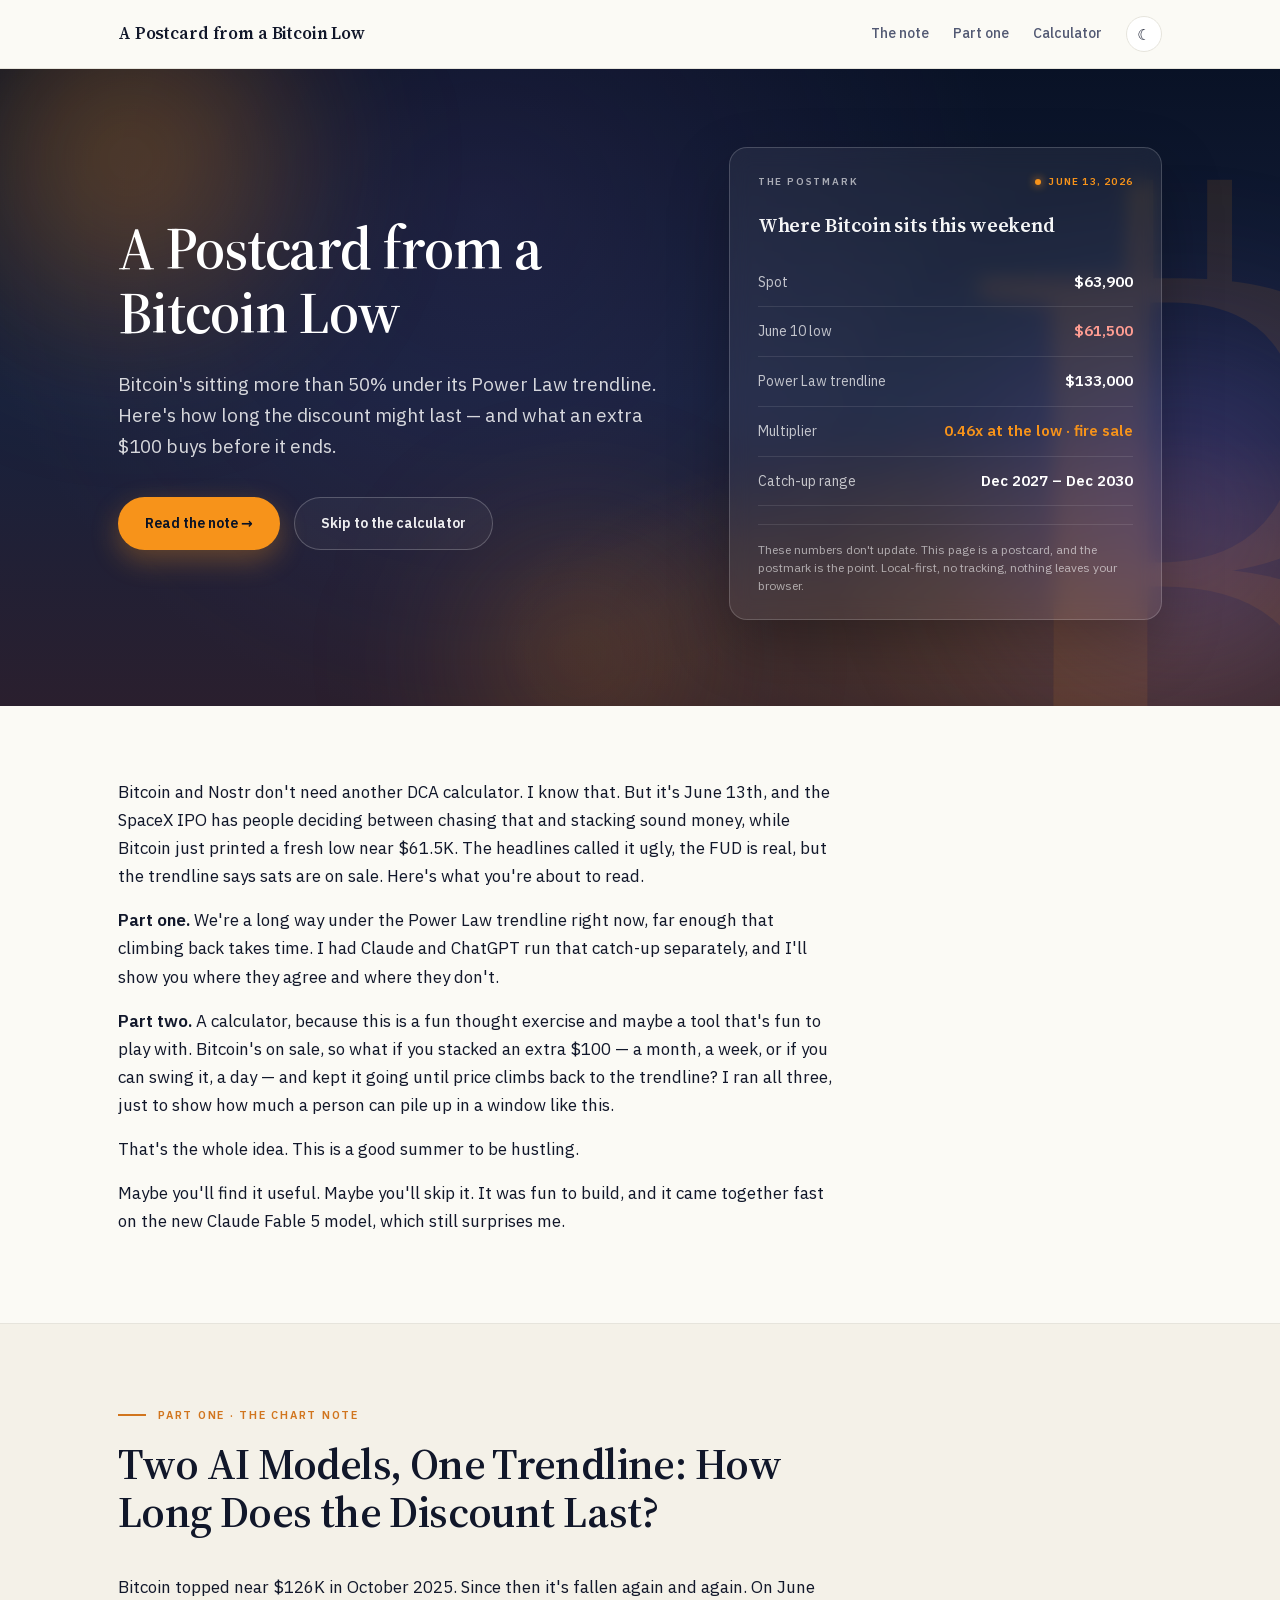
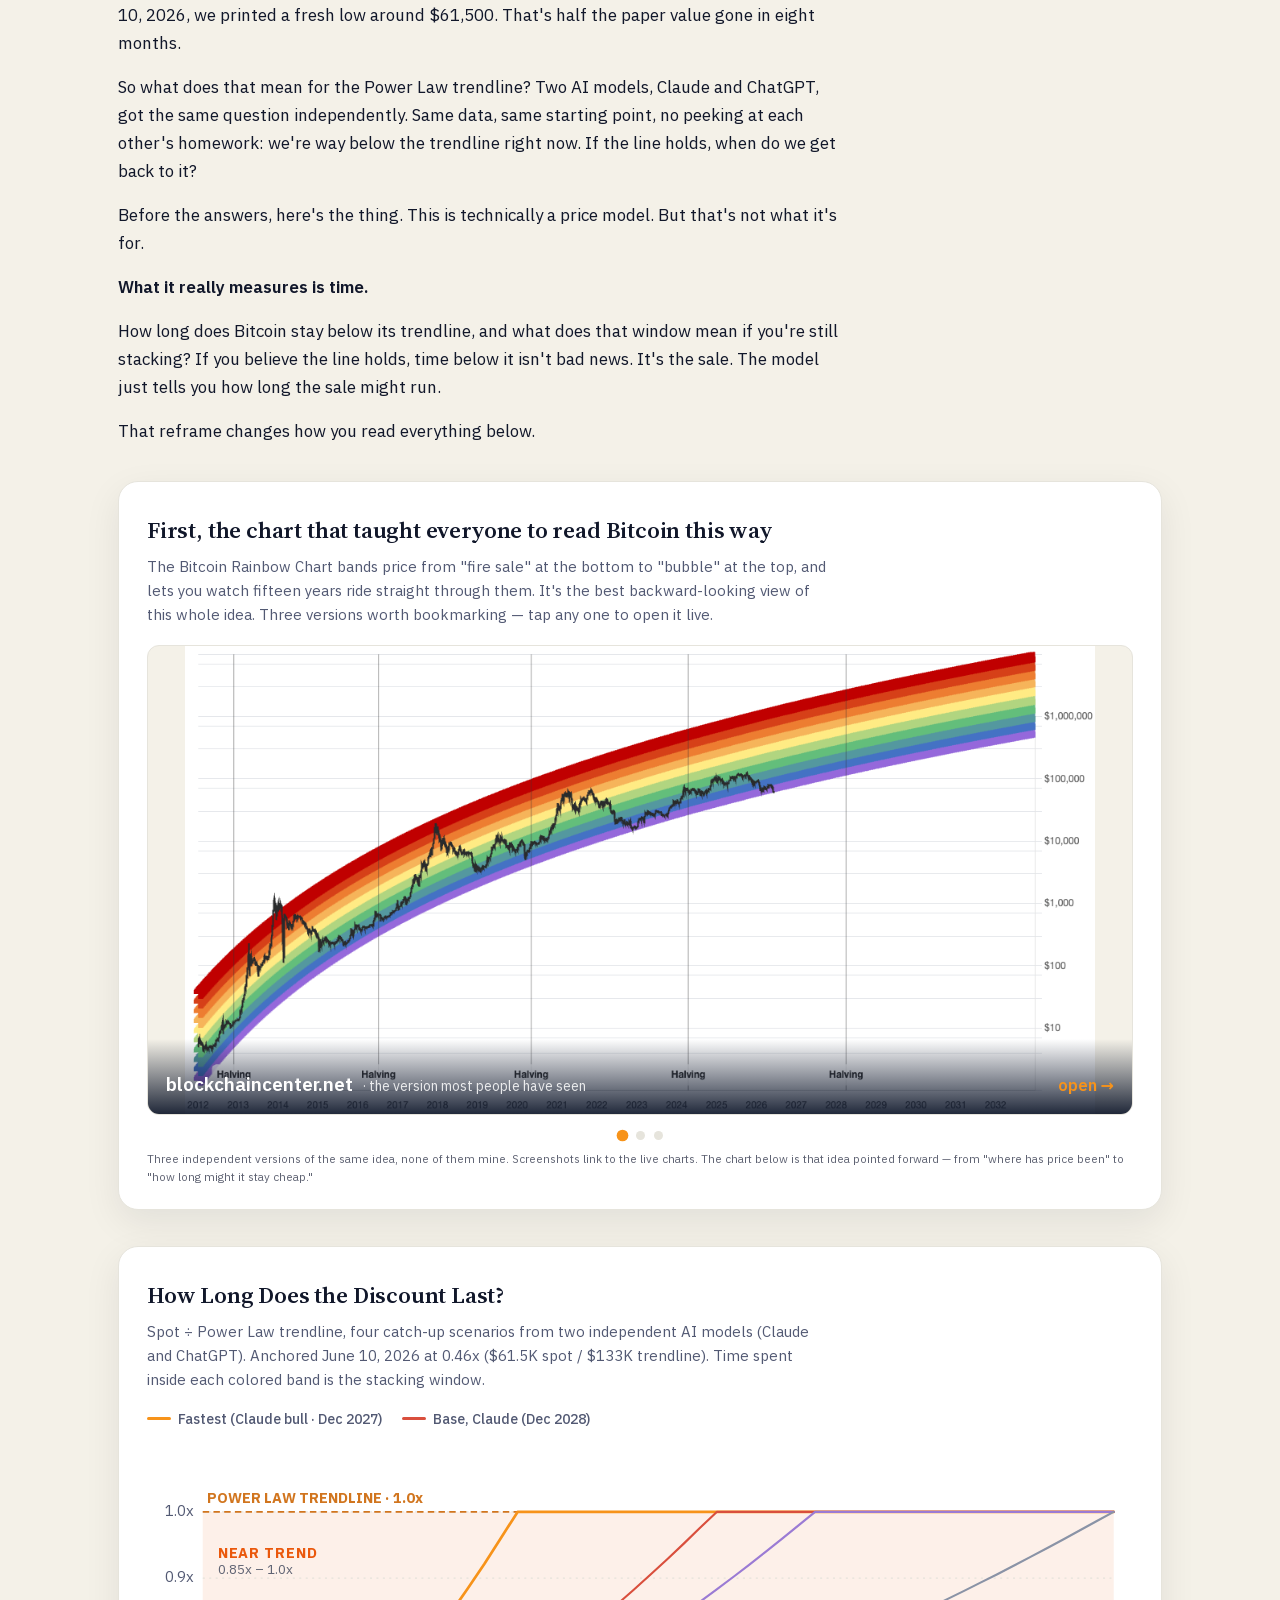
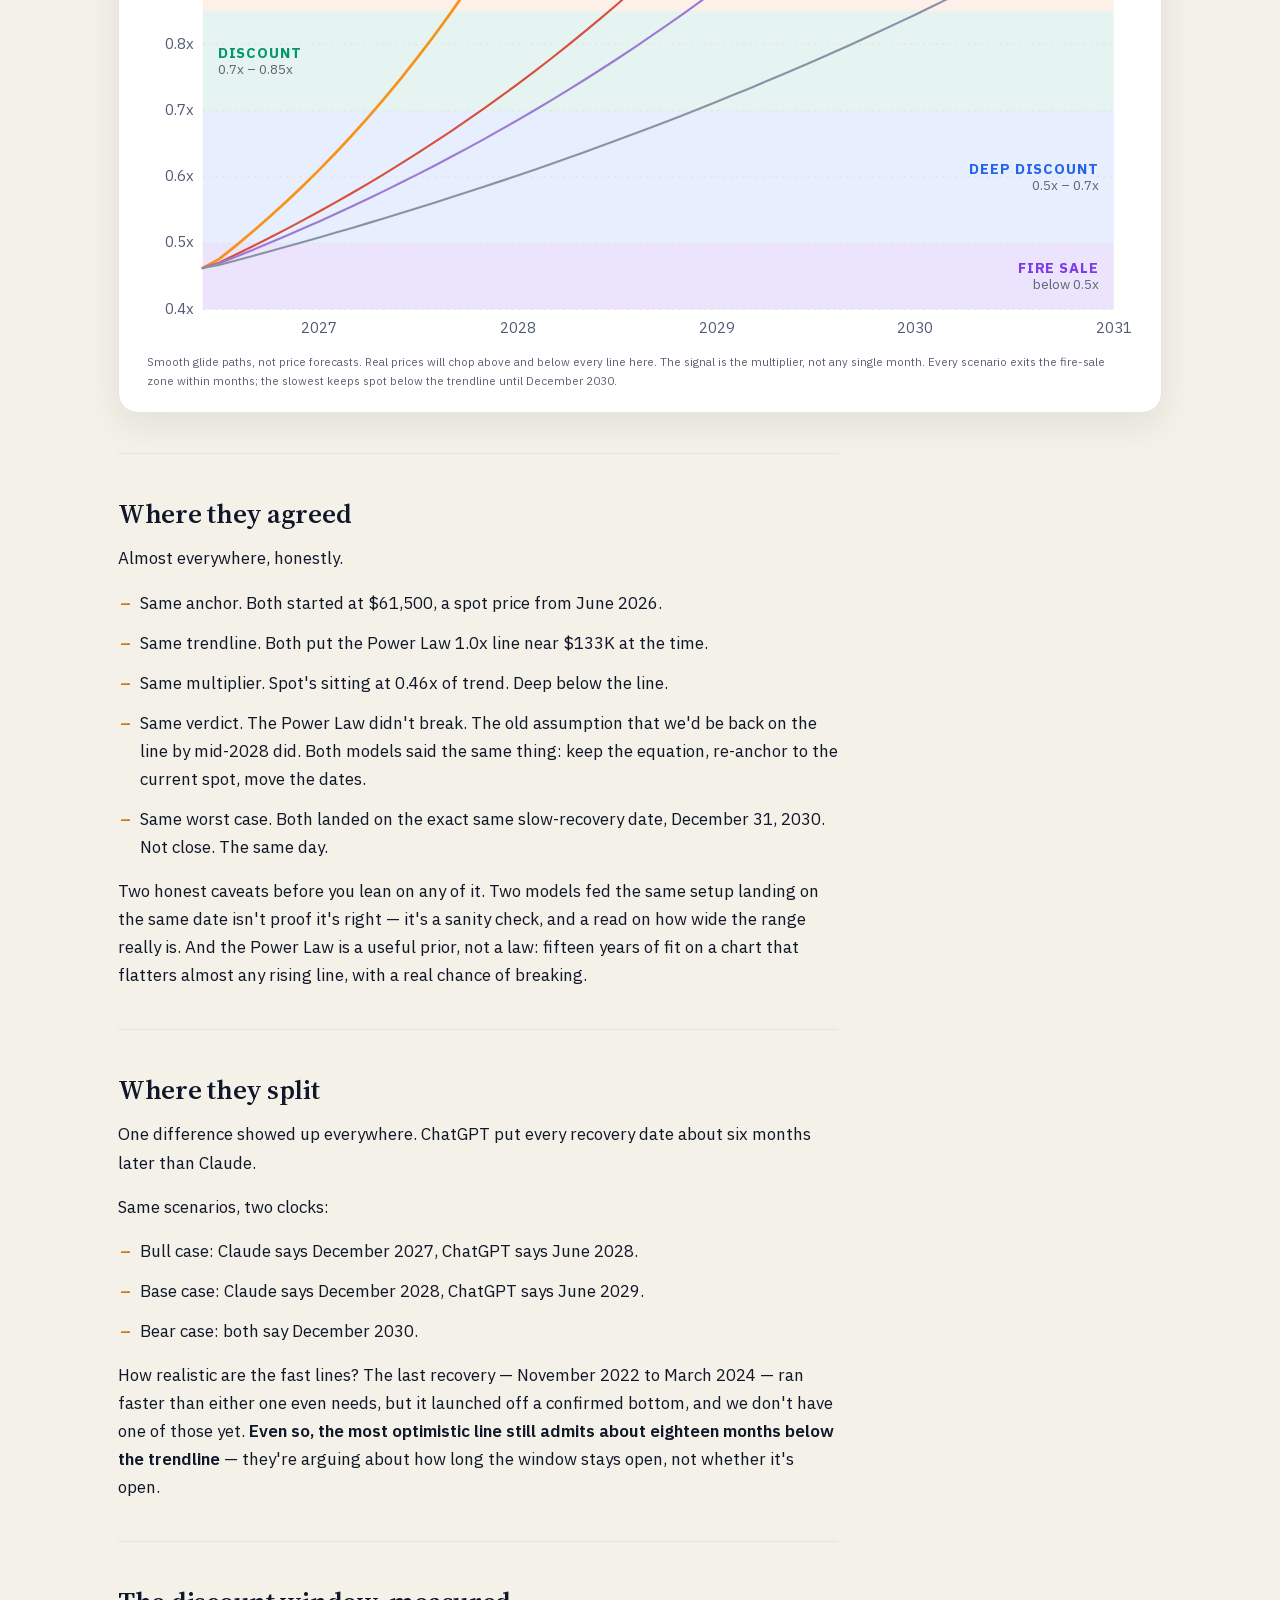
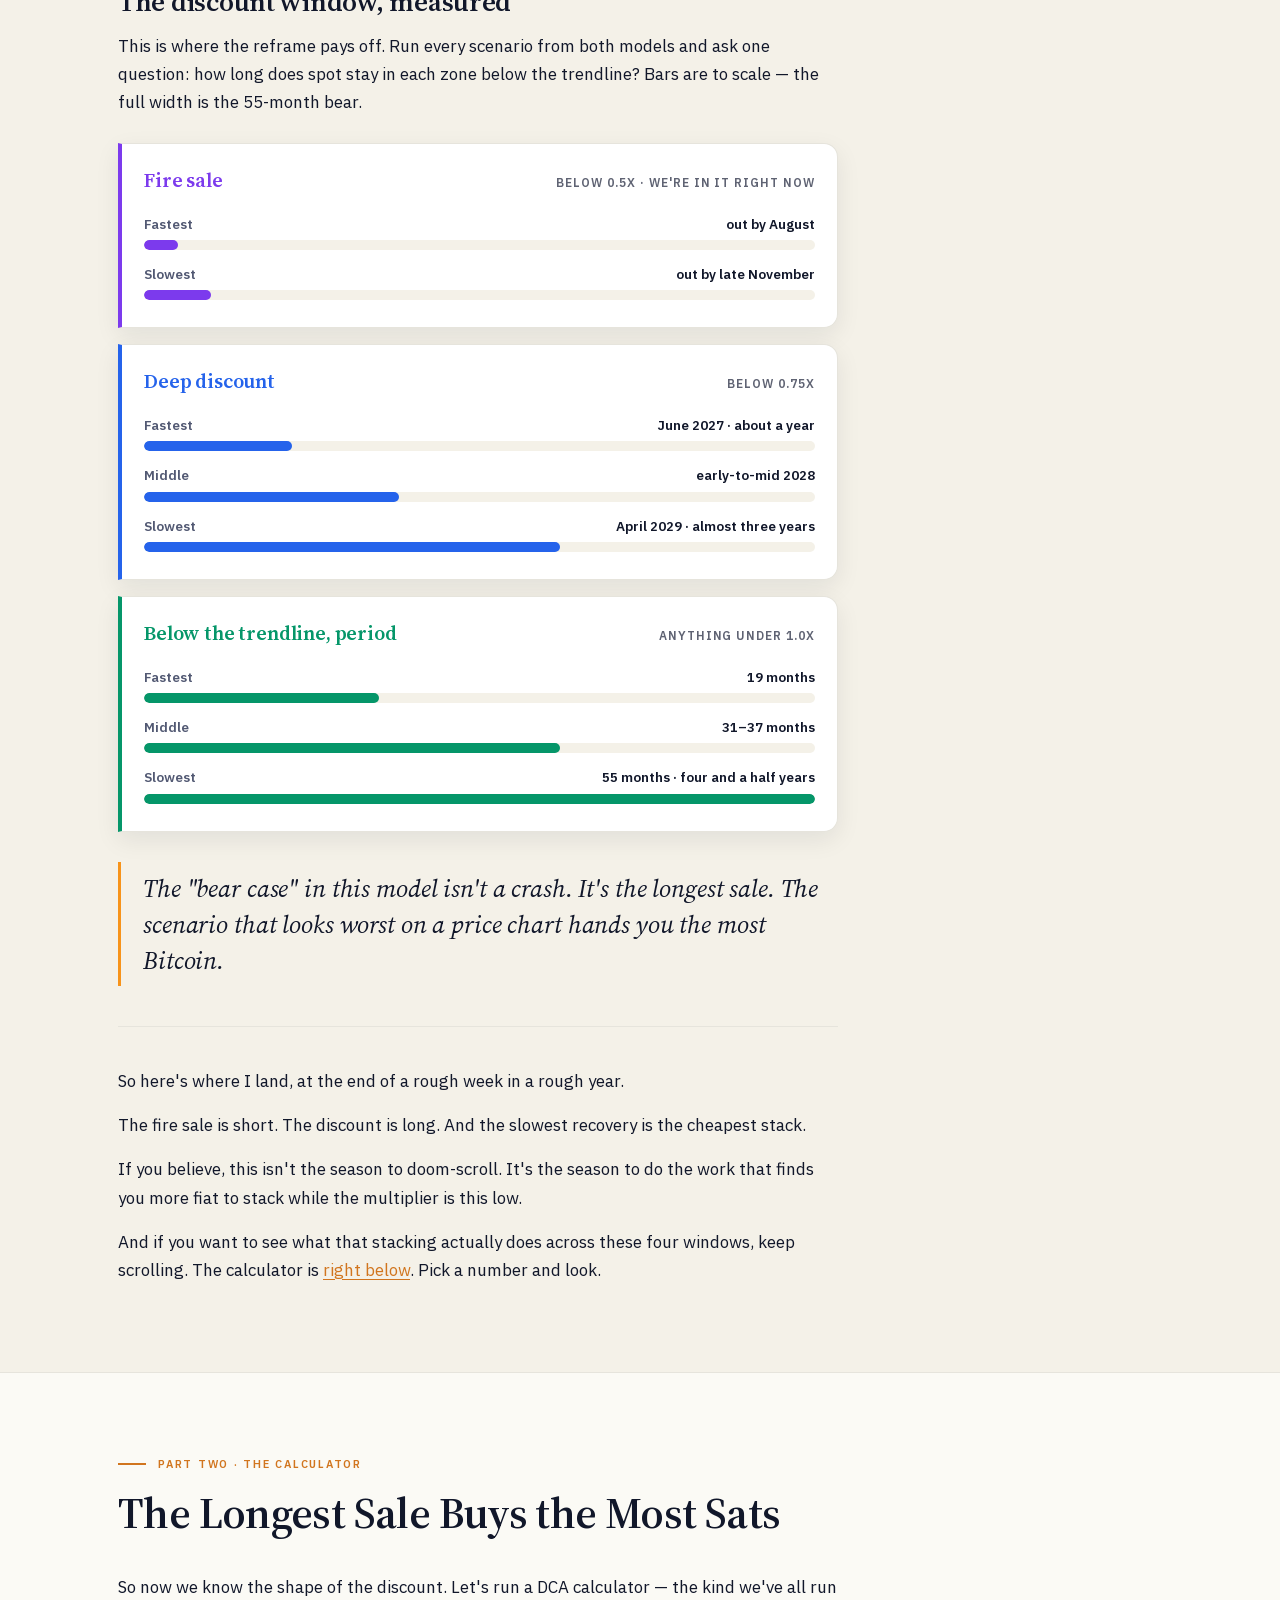
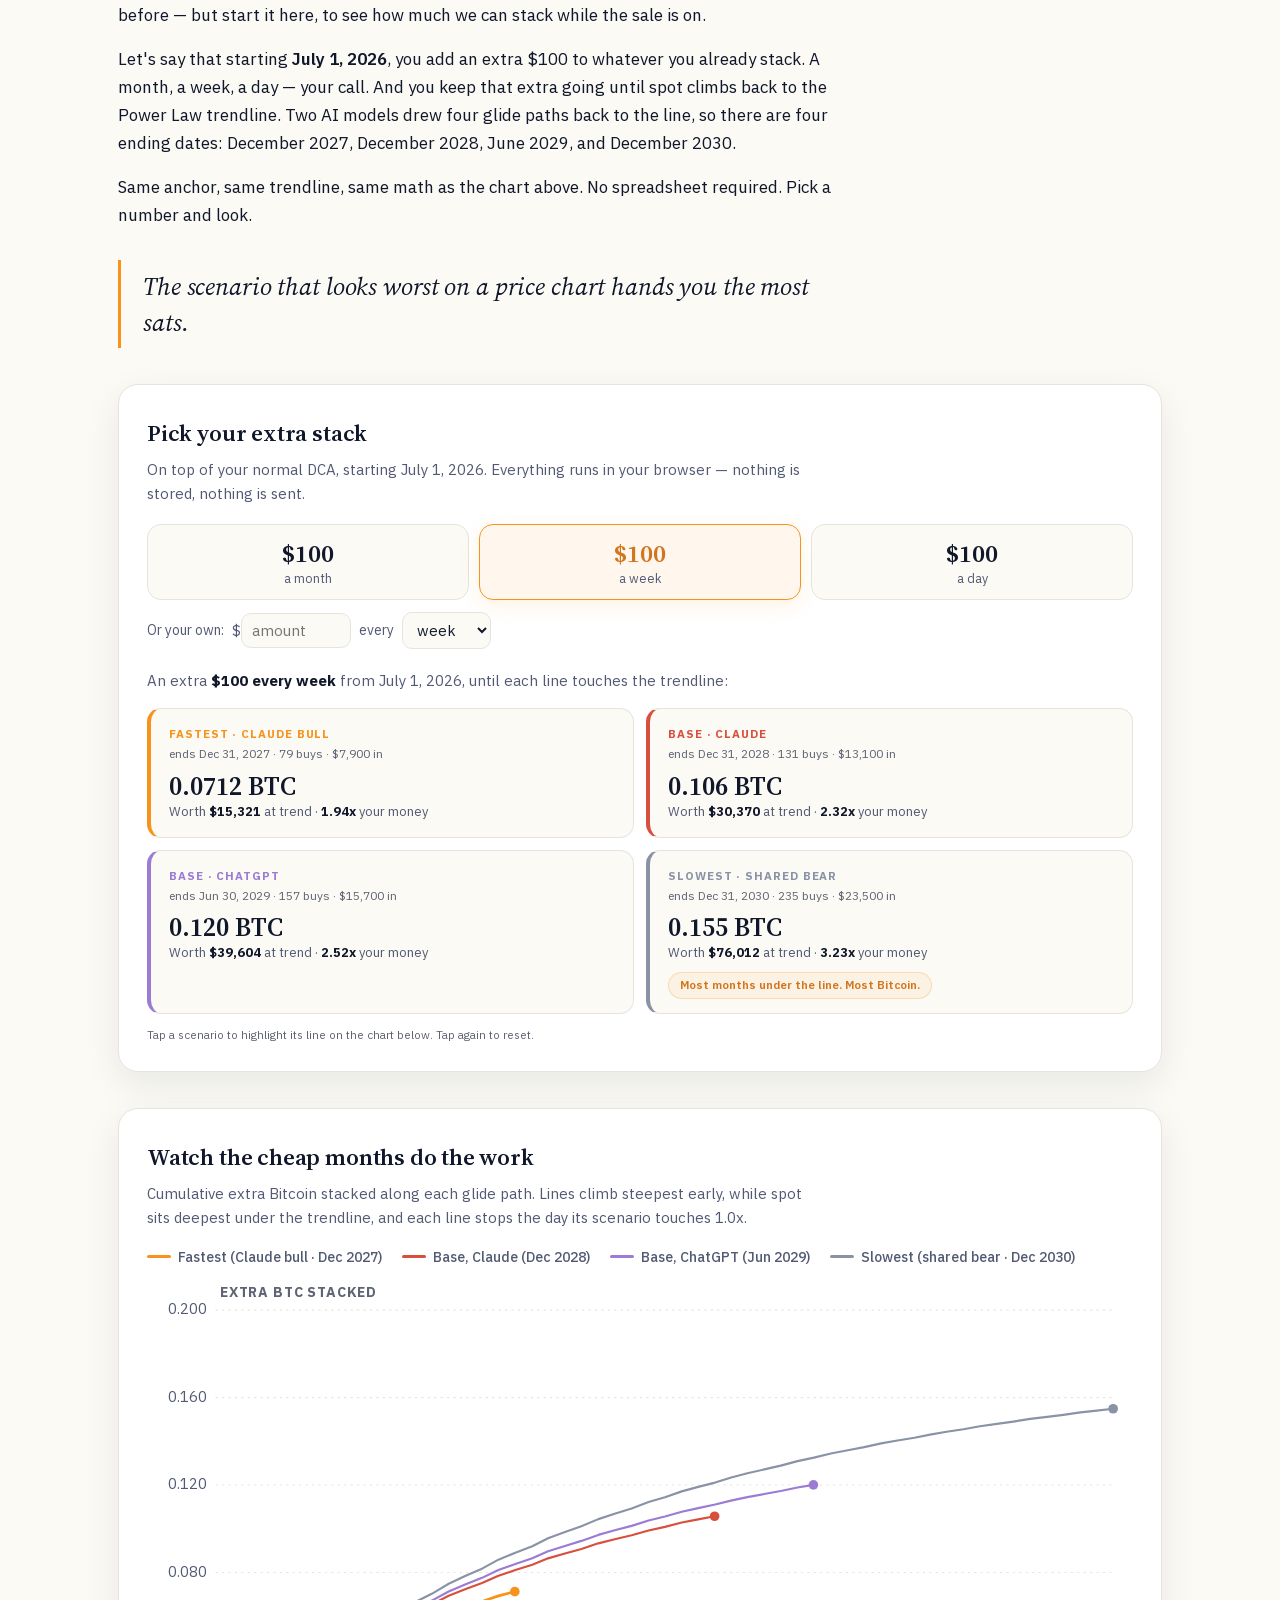
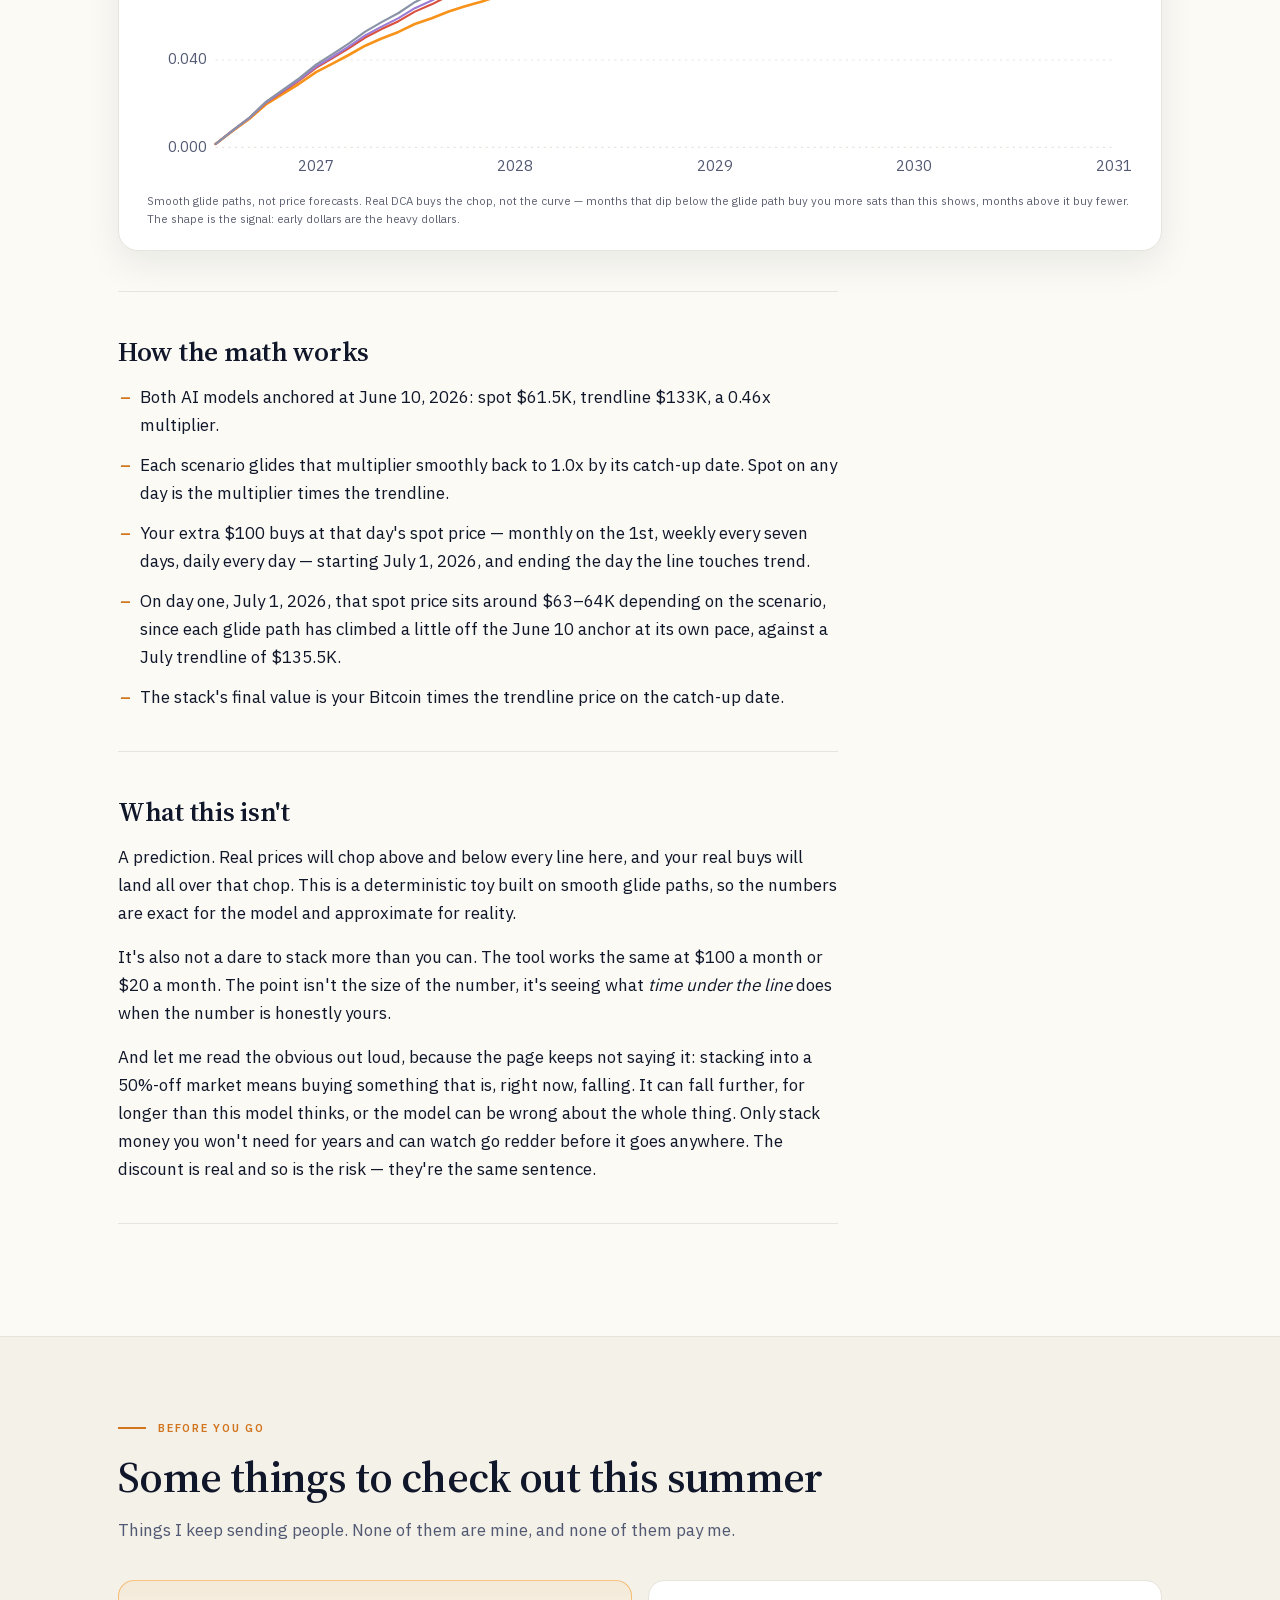
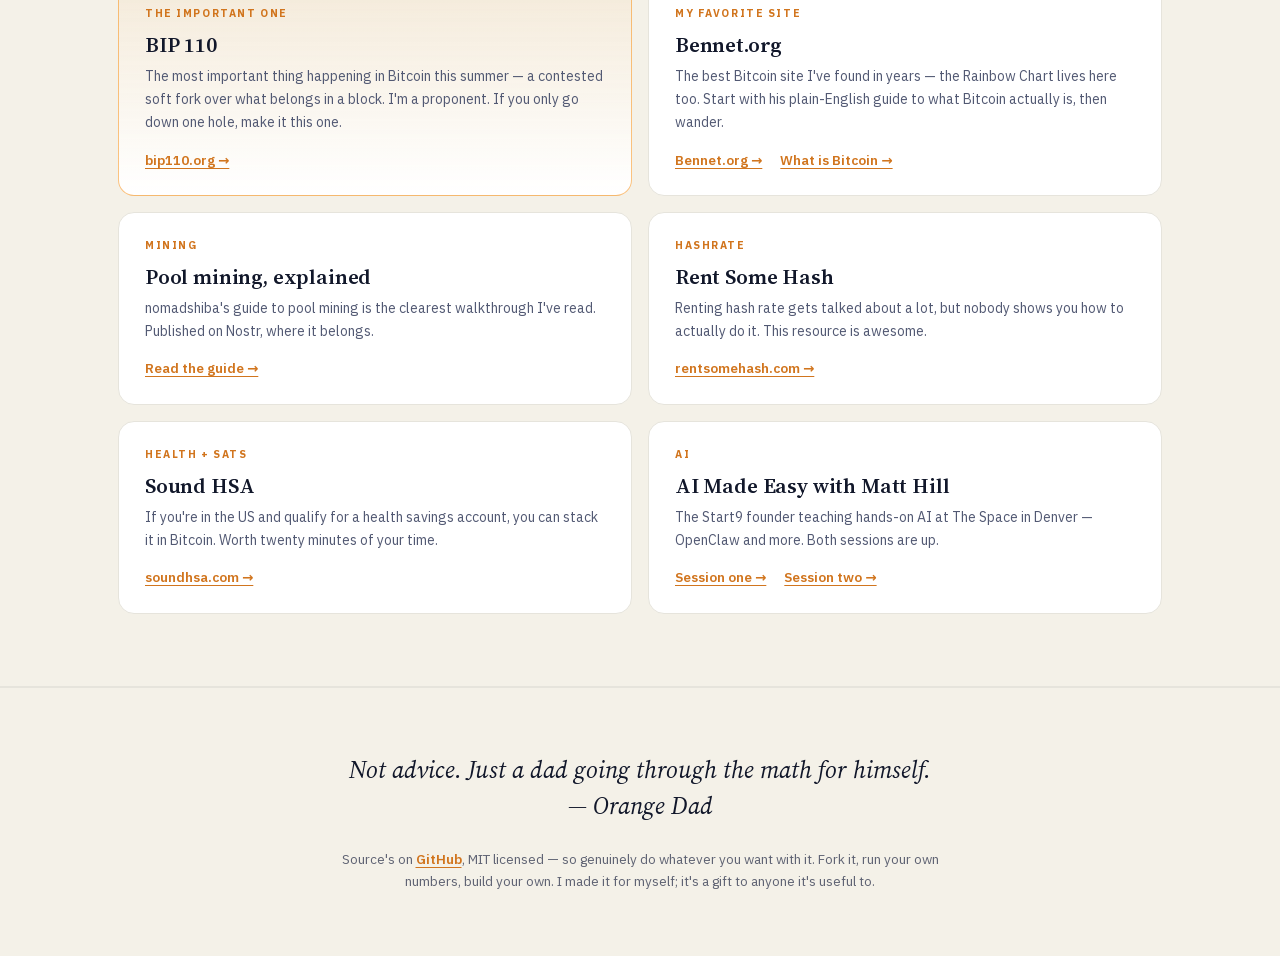
<file: index.html>
<!DOCTYPE html>
<html lang="en">
<head>
<meta charset="UTF-8">
<meta name="viewport" content="width=device-width, initial-scale=1">
<meta name="color-scheme" content="light dark">
<title>A Postcard from a Bitcoin Low</title>
<meta name="description" content="June 2026: Bitcoin sits far below its Power Law trendline. A chart note on how long the discount might last, plus a calculator that prices an extra $100 stacked until spot touches the line. Not advice.">
<link rel="canonical" href="https://orangedaddocs.github.io/postcard-from-a-low/">
<link rel="icon" href="data:image/svg+xml,%3Csvg xmlns='http://www.w3.org/2000/svg' viewBox='0 0 64 64'%3E%3Ccircle cx='32' cy='32' r='32' fill='%23f7931a'/%3E%3Ctext x='32' y='44' text-anchor='middle' font-family='Georgia,serif' font-size='36' font-weight='600' fill='white'%3E%E2%82%BF%3C/text%3E%3C/svg%3E">

<meta property="og:type" content="website">
<meta property="og:url" content="https://orangedaddocs.github.io/postcard-from-a-low/">
<meta property="og:title" content="A Postcard from a Bitcoin Low">
<meta property="og:description" content="Bitcoin printed a fresh low at 0.46x of its Power Law trendline. How long does the discount last — and what does an extra $100 buy before it ends? A chart note and a calculator. Not advice.">
<meta property="og:image" content="https://orangedaddocs.github.io/postcard-from-a-low/assets/og-image.png">
<meta property="og:image:width" content="1200">
<meta property="og:image:height" content="630">
<meta property="og:image:alt" content="A Postcard from a Bitcoin Low — Bitcoin at 0.46x of its Power Law trendline, June 2026.">
<meta name="twitter:card" content="summary_large_image">
<meta name="twitter:title" content="A Postcard from a Bitcoin Low">
<meta name="twitter:description" content="Bitcoin at 0.46x of trend. How long does the discount last, and what does an extra $100 buy before it ends? Not advice.">
<meta name="twitter:image" content="https://orangedaddocs.github.io/postcard-from-a-low/assets/og-image.png">

<link rel="stylesheet" href="assets/fonts.css">
<style>
  :root {
    --bg: #fbfaf5; --bg-2: #f4f1e8; --card: #ffffff;
    --text: #11172a; --muted: #525973; --faint: #5f6373;
    --border: #e6e4dc; --border-soft: #efece4;
    --btc: #f7931a; --btc-deep: #d1751e; --accent-text: #d1751e;
    --btc-soft: rgba(247, 147, 26, 0.07);
    --night: #091226; --night-2: #17213d; --plum: #2a1f2e;
    --green: #1f8a4e; --red: #b03a2e;
    --chart-grid: #e6e4dc;
    --top-bg: rgba(251, 250, 245, 0.94);
    --shadow: rgba(17, 23, 42, 0.08);
  }
  html[data-theme="dark"] {
    --bg: #091226; --bg-2: #0c1730; --card: #101c38;
    --text: #f1ede2; --muted: #a9adc1; --faint: #7e8298;
    --border: rgba(255, 255, 255, 0.14); --border-soft: rgba(255, 255, 255, 0.08);
    --accent-text: #f5a742;
    --btc-soft: rgba(247, 147, 26, 0.1);
    --chart-grid: rgba(255, 255, 255, 0.13);
    --top-bg: rgba(9, 18, 38, 0.92);
    --shadow: rgba(0, 0, 0, 0.45);
  }
  * { box-sizing: border-box; }
  html { scroll-behavior: smooth; }
  body {
    margin: 0; background: var(--bg); color: var(--text);
    font-family: "IBM Plex Sans", system-ui, -apple-system, sans-serif;
    font-size: 17px; line-height: 1.65;
    -webkit-font-smoothing: antialiased;
    transition: background 0.25s ease, color 0.25s ease;
  }
  h1, h2, h3, h4, p { margin: 0; }
  a { color: var(--accent-text); text-decoration-thickness: 1px; text-underline-offset: 3px; }
  button { font-family: inherit; }
  :focus-visible { outline: 3px solid var(--btc); outline-offset: 2px; border-radius: 4px; }
  .sr-only { position: absolute; width: 1px; height: 1px; padding: 0; margin: -1px; overflow: hidden; clip: rect(0 0 0 0); white-space: nowrap; border: 0; }
  .tnum { font-variant-numeric: tabular-nums; }

  /* === TOP NAV === */
  .top { border-bottom: 1px solid var(--border); background: var(--top-bg); backdrop-filter: blur(14px); position: sticky; top: 0; z-index: 50; }
  .top__inner { max-width: 1100px; margin: 0 auto; padding: 16px 28px; display: flex; align-items: center; justify-content: space-between; gap: 20px; }
  .brand { display: inline-flex; align-items: center; text-decoration: none; color: var(--text); min-width: 0; }
  .masthead { font-family: "Source Serif 4", Georgia, serif; font-size: 17px; font-weight: 600; letter-spacing: -0.008em; line-height: 1.25; }
  .mh-short { display: none; }
  @media (max-width: 780px) { .mh-full { display: none; } .mh-short { display: inline; } }
  .top__right { display: flex; align-items: center; gap: 24px; }
  .nav { display: flex; align-items: center; gap: 24px; color: var(--muted); font-size: 14px; font-weight: 500; }
  .nav a { color: inherit; text-decoration: none; transition: color 0.15s ease; }
  .nav a:hover { color: var(--text); }
  @media (max-width: 720px) { .nav { display: none; } }
  .theme-btn { width: 36px; height: 36px; border-radius: 50%; border: 1px solid var(--border); background: var(--card); color: var(--text); font-size: 15px; cursor: pointer; line-height: 1; transition: border-color 0.15s ease, transform 0.15s ease; }
  .theme-btn:hover { border-color: var(--btc); transform: translateY(-1px); }

  /* === HERO === */
  .hero { position: relative; overflow: hidden; background: radial-gradient(ellipse 70% 52% at 82% 88%, rgba(247, 147, 26, 0.22), transparent 62%), radial-gradient(circle at 38% 22%, rgba(70, 55, 110, 0.26), transparent 55%), linear-gradient(180deg, var(--night), var(--night-2) 52%, var(--plum)); color: white; }
  .hero::after { content: "₿"; position: absolute; right: -150px; bottom: -330px; color: rgba(247, 147, 26, 0.1); font-family: "Source Serif 4", Georgia, serif; font-size: 960px; font-weight: 600; line-height: 1; pointer-events: none; }
  .orb { position: absolute; border-radius: 50%; filter: blur(70px); pointer-events: none; z-index: 1; }
  .orb--1 { width: 460px; height: 460px; top: -140px; left: -100px; background: radial-gradient(circle, rgba(247, 147, 26, 0.4), transparent 70%); animation: drift1 30s ease-in-out infinite alternate; }
  .orb--2 { width: 520px; height: 520px; top: 30%; right: -160px; background: radial-gradient(circle, rgba(124, 93, 200, 0.38), transparent 70%); animation: drift2 38s ease-in-out infinite alternate; }
  .orb--3 { width: 340px; height: 340px; bottom: -120px; left: 32%; background: radial-gradient(circle, rgba(247, 147, 26, 0.26), transparent 70%); animation: drift3 26s ease-in-out infinite alternate; }
  @keyframes drift1 { to { transform: translate(90px, 60px) scale(1.18); } }
  @keyframes drift2 { to { transform: translate(-110px, -70px) scale(1.12); } }
  @keyframes drift3 { to { transform: translate(70px, -50px) scale(1.22); } }
  .hero__inner { position: relative; z-index: 2; max-width: 1100px; margin: 0 auto; padding: 78px 28px 86px; display: grid; grid-template-columns: minmax(0, 1.1fr) minmax(320px, 0.85fr); gap: 50px; align-items: center; }
  @media (max-width: 900px) { .hero__inner { grid-template-columns: 1fr; padding: 54px 28px 64px; gap: 36px; } }
  .hero h1 { font-family: "Source Serif 4", Georgia, serif; font-size: clamp(36px, 5.2vw, 60px); line-height: 1.06; font-weight: 600; letter-spacing: -0.018em; max-width: 680px; }
  .hero__sub { margin-top: 24px; max-width: 540px; font-size: 19px; line-height: 1.65; color: rgba(255, 255, 255, 0.82); }
  .hero__ctas { margin-top: 34px; display: flex; flex-wrap: wrap; gap: 14px; }

  .button { display: inline-flex; align-items: center; justify-content: center; gap: 8px; min-height: 50px; border-radius: 999px; padding: 14px 26px; font-size: 14px; font-weight: 600; cursor: pointer; text-decoration: none; border: 1px solid transparent; transition: transform 0.15s ease, background 0.15s ease, border-color 0.15s ease; }
  .button:hover { transform: translateY(-1px); }
  .button--btc { background: var(--btc); color: var(--night); box-shadow: 0 10px 28px rgba(247, 147, 26, 0.32); }
  .button--btc:hover { background: #ffa233; }
  .button--ghost { color: rgba(255, 255, 255, 0.92); border-color: rgba(255, 255, 255, 0.22); background: rgba(255, 255, 255, 0.04); }
  .button--ghost:hover { background: rgba(255, 255, 255, 0.08); border-color: rgba(255, 255, 255, 0.32); }

  /* === POSTCARD CARD (hero right) === */
  .live-card { border: 1px solid rgba(255, 255, 255, 0.18); border-radius: 18px; background: rgba(255, 255, 255, 0.06); padding: 26px 28px 24px; backdrop-filter: blur(10px); box-shadow: 0 24px 60px rgba(0, 0, 0, 0.28); }
  .live-card__head { display: flex; justify-content: space-between; align-items: center; margin-bottom: 18px; }
  .live-card__pill { font-size: 10px; font-weight: 600; letter-spacing: 0.18em; text-transform: uppercase; color: rgba(255, 255, 255, 0.62); }
  .live-card__dot { display: inline-flex; align-items: center; gap: 7px; font-size: 10px; font-weight: 600; color: var(--btc); letter-spacing: 0.12em; text-transform: uppercase; }
  .live-card__dot::before { content: ""; width: 6px; height: 6px; border-radius: 50%; background: var(--btc); box-shadow: 0 0 8px var(--btc); animation: pulse 2.6s ease-in-out infinite; }
  @keyframes pulse { 0%, 100% { opacity: 1; } 50% { opacity: 0.35; } }
  .live-card__title { font-family: "Source Serif 4", Georgia, serif; font-size: 20px; font-weight: 600; letter-spacing: -0.008em; color: rgba(255, 255, 255, 0.96); margin-bottom: 16px; }
  .live-row { display: flex; justify-content: space-between; align-items: baseline; padding: 12px 0; border-bottom: 1px solid rgba(255, 255, 255, 0.1); }
  .live-row:last-of-type { border-bottom: 0; padding-bottom: 0; }
  .live-row__k { font-size: 14px; color: rgba(255, 255, 255, 0.72); }
  .live-row__v { font-size: 15px; font-weight: 600; color: white; text-align: right; font-variant-numeric: tabular-nums; }
  .live-row__v--bad { color: #ff9d92; }
  .live-row__v--btc { color: var(--btc); }
  .live-card__foot { margin-top: 18px; padding-top: 16px; border-top: 1px solid rgba(255, 255, 255, 0.1); font-size: 12px; color: rgba(255, 255, 255, 0.58); line-height: 1.5; }

  /* === SECTIONS === */
  .section { max-width: 1100px; margin: 0 auto; padding: 72px 28px; }
  .section-band { background: var(--bg-2); border-top: 1px solid var(--border); border-bottom: 1px solid var(--border); transition: background 0.25s ease; }
  .section__eyebrow { display: inline-flex; align-items: center; gap: 12px; margin-bottom: 16px; color: var(--accent-text); font-size: 11px; font-weight: 600; letter-spacing: 0.16em; text-transform: uppercase; }
  .section__eyebrow::before { content: ""; width: 28px; height: 2px; background: var(--accent-text); }
  .section__title { font-family: "Source Serif 4", Georgia, serif; font-size: clamp(30px, 3.8vw, 44px); line-height: 1.1; font-weight: 600; letter-spacing: -0.014em; max-width: 760px; }
  .section__head { margin-bottom: 36px; }
  .dek { color: var(--muted); font-size: 17px; margin-top: 14px; }

  /* === PROSE === */
  .prose { max-width: 720px; }
  .prose p { margin-bottom: 16px; color: var(--text); }
  .prose h2 { font-family: "Source Serif 4", Georgia, serif; font-size: 27px; line-height: 1.2; color: var(--text); margin: 44px 0 14px; letter-spacing: -0.01em; font-weight: 600; }
  .prose ul { list-style: none; margin: 0 0 16px; padding: 0; }
  .prose ul li { padding-left: 22px; position: relative; margin-bottom: 12px; }
  .prose ul li::before { content: "–"; position: absolute; left: 2px; color: var(--btc-deep); font-weight: 600; }
  .prose strong { color: var(--text); font-weight: 600; }
  .prose hr { border: none; border-top: 1px solid var(--border); margin: 40px 0; }
  .sig { color: var(--faint); font-style: italic; margin-top: 28px; }
  .pullquote { font-family: "Source Serif 4", Georgia, serif; font-style: italic; font-size: 25px; line-height: 1.45; font-weight: 400; color: var(--text); letter-spacing: -0.005em; padding: 8px 0 8px 22px; border-left: 3px solid var(--btc); max-width: 720px; margin: 30px 0; }

  /* === CARDS (chart + tool) === */
  .chart-card, .tool-card {
    background: var(--card); border: 1px solid var(--border); border-radius: 20px;
    padding: 30px 28px 22px; margin: 36px 0 12px;
    box-shadow: 0 12px 36px var(--shadow);
    transition: background 0.25s ease, border-color 0.25s ease;
  }
  .tool-card { padding-bottom: 26px; }
  .card-title { font-family: "Source Serif 4", Georgia, serif; font-size: 23px; font-weight: 600; color: var(--text); margin-bottom: 5px; letter-spacing: -0.008em; }
  .card-sub { color: var(--muted); font-size: 15px; line-height: 1.6; margin-bottom: 18px; max-width: 680px; }
  .legend { display: flex; flex-wrap: wrap; gap: 8px 20px; margin-bottom: 12px; }
  .legend button { background: none; border: none; cursor: pointer; padding: 0; display: flex; align-items: center; gap: 7px; font-size: 14px; color: var(--muted); font-weight: 500; }
  .legend button .swatch { width: 24px; height: 3px; border-radius: 2px; display: inline-block; }
  .legend button.off { opacity: 0.35; }
  .legend button.leg-anim { opacity: 0; transform: translateX(-16px); }
  .legend button.leg-anim.in { opacity: 1; transform: none; transition: opacity 0.5s ease, transform 0.5s ease; }
  .chartbox { position: relative; overflow-x: auto; overscroll-behavior-x: contain; }
  .chart-svg { width: 100%; height: auto; display: block; }
  .chart-swipe { display: none; text-align: center; font-size: 11.5px; color: var(--faint); margin-top: 8px; }
  @media (max-width: 680px) {
    .chart-svg { min-width: 680px; }
    .chart-swipe { display: block; }
    .chart-svg .ct-faint { display: none; }
  }
  .chart-svg .cg { stroke: var(--chart-grid); }
  .chart-svg .ct { fill: var(--muted); font-size: 14px; font-family: "IBM Plex Sans", sans-serif; }
  .chart-svg .ct-faint { fill: var(--faint); font-size: 12.5px; font-family: "IBM Plex Sans", sans-serif; }
  .chart-svg .cap { fill: var(--faint); font-size: 13px; font-weight: 700; letter-spacing: 0.06em; font-family: "IBM Plex Sans", sans-serif; }
  .chart-svg .trendline { stroke: var(--accent-text); }
  .chart-svg .trendlabel { fill: var(--accent-text); font-size: 13.5px; font-weight: 700; font-family: "IBM Plex Sans", sans-serif; }
  .chart-svg .xh { stroke: var(--faint); }
  .tooltip {
    position: absolute; pointer-events: none; display: none;
    background: var(--card); border: 1px solid var(--btc); border-radius: 10px;
    padding: 10px 14px; font-size: 13px; white-space: nowrap;
    box-shadow: 0 6px 20px var(--shadow); z-index: 5; line-height: 1.8; color: var(--text);
  }
  .tooltip .tt-date { color: var(--accent-text); font-weight: 600; margin-bottom: 4px; }
  .tooltip .tt-pl { color: var(--faint); margin-top: 4px; font-size: 11.5px; }
  .chart-foot { color: var(--faint); font-size: 11.5px; line-height: 1.6; margin-top: 10px; }

  /* === RAINBOW CAROUSEL === */
  .rainbow-stage { position: relative; width: 100%; aspect-ratio: 21 / 10; background: var(--bg-2); border: 1px solid var(--border); border-radius: 12px; overflow: hidden; }
  .rainbow-slide { position: absolute; inset: 0; display: block; opacity: 0; visibility: hidden; transition: opacity 0.7s ease; text-decoration: none; }
  .rainbow-slide.is-on { opacity: 1; visibility: visible; }
  .rainbow-slide img { width: 100%; height: 100%; object-fit: contain; display: block; }
  .rainbow-cap { position: absolute; left: 0; right: 0; bottom: 0; padding: 30px 18px 14px; font-size: 14px; color: rgba(255,255,255,0.85); background: linear-gradient(transparent, rgba(9,18,38,0.9)); display: flex; align-items: baseline; gap: 9px; }
  .rainbow-cap b { color: #fff; font-weight: 600; font-size: 19px; }
  .rainbow-go { margin-left: auto; color: var(--btc); font-weight: 600; font-size: 16px; white-space: nowrap; }
  .rainbow-dots { display: flex; justify-content: center; gap: 9px; margin: 16px 0 2px; }
  .rainbow-dots button { width: 9px; height: 9px; border-radius: 50%; border: none; background: var(--border); cursor: pointer; padding: 0; transition: background 0.2s ease, transform 0.2s ease; }
  .rainbow-dots button:hover { background: var(--faint); }
  .rainbow-dots button.on { background: var(--btc); transform: scale(1.3); }

  /* === TOOL: presets === */
  .picker { display: grid; grid-template-columns: repeat(3, 1fr); gap: 10px; margin-bottom: 12px; }
  .preset {
    background: var(--bg); border: 1.5px solid var(--border); border-radius: 14px;
    padding: 15px 8px 13px; cursor: pointer; text-align: center; color: var(--text);
    transition: border-color 0.15s ease, background 0.15s ease, transform 0.15s ease;
  }
  .preset:hover { border-color: var(--btc-deep); transform: translateY(-1px); }
  .preset .amt { display: block; font-family: "Source Serif 4", Georgia, serif; font-size: 25px; font-weight: 600; color: var(--text); line-height: 1.1; }
  .preset .cad { display: block; font-size: 12.5px; color: var(--muted); margin-top: 3px; }
  .preset.on { border-color: var(--btc); background: var(--btc-soft); box-shadow: 0 6px 20px rgba(247, 147, 26, 0.12); }
  .preset.on .amt { color: var(--accent-text); }
  .custom { display: flex; align-items: center; flex-wrap: wrap; gap: 8px; font-size: 14px; color: var(--muted); margin-bottom: 4px; }
  .custom input, .custom select {
    font-family: inherit; font-size: 15px; color: var(--text);
    background: var(--bg); border: 1.5px solid var(--border); border-radius: 10px;
    padding: 7px 10px; outline: none; transition: border-color 0.15s ease;
  }
  .custom input { width: 110px; }
  .custom input:focus, .custom select:focus { border-color: var(--btc); }
  .custom.on input, .custom.on select { border-color: var(--btc); }

  #resultline { font-size: 15px; color: var(--muted); margin: 20px 0 14px; }
  #resultline b { color: var(--text); }

  /* === TOOL: scenario cards === */
  .scards { display: grid; grid-template-columns: 1fr 1fr; gap: 12px; }
  .scard {
    background: var(--bg); border: 1px solid var(--border); border-radius: 14px;
    border-left-width: 4px; padding: 16px 18px 14px; cursor: pointer;
    transition: box-shadow 0.15s ease, transform 0.15s ease;
  }
  .scard:hover { transform: translateY(-1px); box-shadow: 0 8px 24px var(--shadow); }
  .scard.sel { box-shadow: 0 0 0 2px currentColor inset; }
  .scard .sc-name { font-size: 11.5px; font-weight: 700; letter-spacing: 0.08em; text-transform: uppercase; }
  .scard .sc-end { font-size: 12px; color: var(--faint); margin-bottom: 8px; }
  .scard .sc-sats { font-family: "Source Serif 4", Georgia, serif; font-size: 26px; font-weight: 600; color: var(--text); line-height: 1.15; font-variant-numeric: tabular-nums; }
  .scard .sc-row { font-size: 13px; color: var(--muted); line-height: 1.6; }
  .scard .sc-row b { color: var(--text); }
  .scard .sc-badge { display: inline-block; margin-top: 8px; font-size: 11.5px; font-weight: 600; color: var(--accent-text); background: var(--btc-soft); border: 1px solid rgba(247, 147, 26, 0.25); border-radius: 999px; padding: 3px 11px; }
  .tap-hint { color: var(--faint); font-size: 11.5px; margin-top: 12px; }
  @media (max-width: 640px) { .scards { grid-template-columns: 1fr; } }

  /* === FOOTER === */
  .footer-line { background: var(--bg-2); border-top: 1px solid var(--border); padding: 64px 28px; transition: background 0.25s ease; }
  .footer-line__inner { max-width: 760px; margin: 0 auto; text-align: center; }
  .footer-line p { font-family: "Source Serif 4", Georgia, serif; font-size: 24px; font-style: italic; line-height: 1.5; color: var(--text); font-weight: 400; }
  .footer-line .footer-src { font-family: "IBM Plex Sans", sans-serif; font-size: 13.5px; font-style: normal; font-weight: 400; color: var(--faint); line-height: 1.65; margin: 24px auto 0; max-width: 600px; }
  .footer-line .footer-src a { color: var(--accent-text); font-weight: 600; }

  /* === REVEAL ANIMATION ===
     Hidden state only applies once JS adds html.anim — without JS
     (crawlers, reader modes) all content is visible by default. */
  html.anim .reveal { opacity: 0; transform: translateY(16px); transition: opacity 0.65s ease, transform 0.65s ease; }
  html.anim .reveal.in { opacity: 1; transform: none; }
  /* === ZONE CARDS (discount window) === */
  .zonecards { display: grid; gap: 16px; margin: 26px 0 8px; }
  .zonecard { background: var(--card); border: 1px solid var(--border); border-left: 4px solid var(--zc); border-radius: 0 14px 14px 0; padding: 20px 22px 14px; box-shadow: 0 8px 24px var(--shadow); }
  .zone-head { display: flex; justify-content: space-between; align-items: baseline; gap: 8px 16px; flex-wrap: wrap; margin-bottom: 16px; }
  .zone-name { font-family: "Source Serif 4", Georgia, serif; font-size: 20px; font-weight: 600; color: var(--zc); letter-spacing: -0.008em; }
  .zone-range { font-size: 12px; color: var(--faint); font-weight: 600; letter-spacing: 0.08em; text-transform: uppercase; }
  .zrow { margin-bottom: 13px; }
  .zrow-top { display: flex; justify-content: space-between; gap: 12px; font-size: 13.5px; margin-bottom: 5px; }
  .zk { color: var(--muted); font-weight: 600; }
  .zv { color: var(--text); font-weight: 600; text-align: right; }
  .zbar { height: 10px; background: var(--bg-2); border-radius: 6px; overflow: hidden; }
  .zfill { width: 0; height: 100%; border-radius: 6px; background: var(--zc); transition: width 1.8s cubic-bezier(0.22, 0.7, 0.25, 1); }
  @media (prefers-reduced-motion: reduce) { .zfill { transition: none; } }

  /* === RABBIT HOLES === */
  .holes { display: grid; grid-template-columns: 1fr 1fr; gap: 16px; }
  @media (max-width: 760px) { .holes { grid-template-columns: 1fr; } }
  .hole { background: var(--card); border: 1px solid var(--border); border-radius: 16px; padding: 24px 26px; transition: transform 0.2s ease, border-color 0.2s ease, box-shadow 0.2s ease; }
  .hole:hover { transform: translateY(-2px); border-color: rgba(247, 147, 26, 0.45); box-shadow: 0 14px 34px var(--shadow); }
  .hole--featured { border: 1.5px solid rgba(247, 147, 26, 0.55); background: linear-gradient(180deg, var(--btc-soft), var(--card)); }
  .hole__tag { font-size: 10.5px; font-weight: 700; color: var(--accent-text); letter-spacing: 0.15em; text-transform: uppercase; margin-bottom: 10px; }
  .hole h3 { font-family: "Source Serif 4", Georgia, serif; font-size: 21px; font-weight: 600; letter-spacing: -0.008em; line-height: 1.2; margin: 0 0 8px; color: var(--text); }
  .hole p { font-size: 14px; color: var(--muted); line-height: 1.65; margin: 0 0 14px; }
  .hole__links { display: flex; flex-wrap: wrap; gap: 8px 18px; font-size: 13.5px; font-weight: 600; }

  @media (prefers-reduced-motion: reduce) {
    html { scroll-behavior: auto; }
    .live-card__dot::before, .orb { animation: none; }
    .rainbow-slide, .legend button.leg-anim, body, .button, .preset, .scard, .hole, .theme-btn, .zfill { transition: none !important; }
  }
</style>
</head>
<body>

<!-- =================== TOP =================== -->
<header class="top">
  <div class="top__inner">
    <a class="brand" href="#content" aria-label="A Postcard from a Bitcoin Low — back to top">
      <span class="masthead"><span class="mh-full">A Postcard from a Bitcoin Low</span><span class="mh-short">Postcard from a Low</span></span>
    </a>
    <div class="top__right">
      <nav class="nav">
        <a href="#note">The note</a>
        <a href="#catch-up">Part one</a>
        <a href="#calculator">Calculator</a>
      </nav>
      <button class="theme-btn" id="themeToggle" aria-label="Toggle dark mode">☾</button>
    </div>
  </div>
</header>

<main id="content">

<!-- =================== HERO =================== -->
<section class="hero">
  <div class="orb orb--1"></div>
  <div class="orb orb--2"></div>
  <div class="orb orb--3"></div>
  <div class="hero__inner">
    <div>
      <h1>A Postcard from a Bitcoin Low</h1>
      <p class="hero__sub">
        Bitcoin's sitting more than 50% under its Power Law trendline. Here's how long the discount might last — and what an extra $100 buys before it ends.
      </p>
      <div class="hero__ctas">
        <a class="button button--btc" href="#note">Read the note →</a>
        <a class="button button--ghost" href="#calculator">Skip to the calculator</a>
      </div>
    </div>

    <div class="live-card">
      <div class="live-card__head">
        <span class="live-card__pill">The postmark</span>
        <span class="live-card__dot">June 13, 2026</span>
      </div>
      <div class="live-card__title">Where Bitcoin sits this weekend</div>
      <div class="live-row">
        <span class="live-row__k">Spot</span>
        <span class="live-row__v tnum">$63,900</span>
      </div>
      <div class="live-row">
        <span class="live-row__k">June 10 low</span>
        <span class="live-row__v live-row__v--bad tnum">$61,500</span>
      </div>
      <div class="live-row">
        <span class="live-row__k">Power Law trendline</span>
        <span class="live-row__v tnum">$133,000</span>
      </div>
      <div class="live-row">
        <span class="live-row__k">Multiplier</span>
        <span class="live-row__v live-row__v--btc tnum">0.46x at the low · fire sale</span>
      </div>
      <div class="live-row">
        <span class="live-row__k">Catch-up range</span>
        <span class="live-row__v tnum">Dec 2027 – Dec 2030</span>
      </div>
      <div class="live-card__foot">
        These numbers don't update. This page is a postcard, and the postmark is the point.
        Local-first, no tracking, nothing leaves your browser.
      </div>
    </div>
  </div>
</section>

<!-- =================== THE NOTE =================== -->
<section class="section" id="note">
  <div class="prose reveal">
    <p>Bitcoin and Nostr don't need another DCA calculator. I know that. But it's June 13th, and the SpaceX IPO has people deciding between chasing that and stacking sound money, while Bitcoin just printed a fresh low near $61.5K. The headlines called it ugly, the FUD is real, but the trendline says sats are on sale. Here's what you're about to read.</p>
    <p><strong>Part one.</strong> We're a long way under the Power Law trendline right now, far enough that climbing back takes time. I had Claude and ChatGPT run that catch-up separately, and I'll show you where they agree and where they don't.</p>
    <p><strong>Part two.</strong> A calculator, because this is a fun thought exercise and maybe a tool that's fun to play with. Bitcoin's on sale, so what if you stacked an extra $100 — a month, a week, or if you can swing it, a day — and kept it going until price climbs back to the trendline? I ran all three, just to show how much a person can pile up in a window like this.</p>
    <p>That's the whole idea. This is a good summer to be hustling.</p>
    <p>Maybe you'll find it useful. Maybe you'll skip it. It was fun to build, and it came together fast on the new Claude Fable 5 model, which still surprises me.</p>
  </div>
</section>

<!-- =================== PART ONE =================== -->
<section class="section-band" id="catch-up">
  <div class="section">
    <div class="section__head reveal">
      <div class="section__eyebrow">Part one · The chart note</div>
      <h2 class="section__title">Two AI Models, One Trendline: How Long Does the Discount Last?</h2>
    </div>

    <div class="prose reveal">
      <p>Bitcoin topped near $126K in October 2025. Since then it's fallen again and again. On June 10, 2026, we printed a fresh low around $61,500. That's half the paper value gone in eight months.</p>
      <p>So what does that mean for the Power Law trendline? Two AI models, Claude and ChatGPT, got the same question independently. Same data, same starting point, no peeking at each other's homework: we're way below the trendline right now. If the line holds, when do we get back to it?</p>
      <p>Before the answers, here's the thing. This is technically a price model. But that's not what it's for.</p>
      <p><strong>What it really measures is time.</strong></p>
      <p>How long does Bitcoin stay below its trendline, and what does that window mean if you're still stacking? If you believe the line holds, time below it isn't bad news. It's the sale. The model just tells you how long the sale might run.</p>
      <p>That reframe changes how you read everything below.</p>
    </div>

    <div class="chart-card reveal" id="rainbow-card">
      <div class="card-title">First, the chart that taught everyone to read Bitcoin this way</div>
      <div class="card-sub">The Bitcoin Rainbow Chart bands price from "fire sale" at the bottom to "bubble" at the top, and lets you watch fifteen years ride straight through them. It's the best backward-looking view of this whole idea. Three versions worth bookmarking — tap any one to open it live.</div>
      <div class="rainbow-stage" id="rainbowStage">
        <a class="rainbow-slide is-on" href="https://www.blockchaincenter.net/en/bitcoin-rainbow-chart/" target="_blank" rel="noopener">
          <img src="assets/rainbow-blockchaincenter.png" alt="The Bitcoin Rainbow Chart on blockchaincenter.net" loading="lazy" width="1400" height="667" onerror="this.style.display='none'">
          <span class="rainbow-cap"><b>blockchaincenter.net</b> · the version most people have seen <span class="rainbow-go">open →</span></span>
        </a>
        <a class="rainbow-slide" href="https://bennet.org/resources/bitcoin-rainbow-chart/" target="_blank" rel="noopener">
          <img src="assets/rainbow-bennet.png" alt="The Bitcoin Rainbow Chart on Bennet.org" loading="lazy" width="1400" height="667" onerror="this.style.display='none'">
          <span class="rainbow-cap"><b>Bennet.org</b> · my favorite Bitcoin site, far and away <span class="rainbow-go">open →</span></span>
        </a>
        <a class="rainbow-slide" href="https://charts.bitbo.io/rainbow/" target="_blank" rel="noopener">
          <img src="assets/rainbow-bitbo.png" alt="The Bitcoin Rainbow Chart on charts.bitbo.io" loading="lazy" width="1400" height="667" onerror="this.style.display='none'">
          <span class="rainbow-cap"><b>charts.bitbo.io</b> · dark mode, updated hourly <span class="rainbow-go">open →</span></span>
        </a>
      </div>
      <div class="rainbow-dots" id="rainbowDots"></div>
      <div class="chart-foot">Three independent versions of the same idea, none of them mine. Screenshots link to the live charts. The chart below is that idea pointed forward — from "where has price been" to "how long might it stay cheap."</div>
    </div>

    <div class="chart-card reveal" id="cu-card">
      <div class="card-title">How Long Does the Discount Last?</div>
      <div class="card-sub">Spot ÷ Power Law trendline, four catch-up scenarios from two independent AI models (Claude and ChatGPT). Anchored June 10, 2026 at 0.46x ($61.5K spot / $133K trendline). Time spent inside each colored band is the stacking window.</div>
      <div class="legend" id="legend"></div>
      <div class="chartbox" id="chartbox">
        <svg id="chart" class="chart-svg" viewBox="0 0 920 470" xmlns="http://www.w3.org/2000/svg" role="img" aria-label="Line chart: spot price divided by the Power Law trendline, June 2026 to 2031. All four catch-up scenarios start at 0.46x of trend in mid-2026 and climb to 1.0x. The fastest (Claude bull) reaches the trendline by December 2027; the slowest (shared bear) not until December 2030. The longer a line stays below 1.0x, the longer the discount lasts."></svg>
        <div id="tooltip" class="tooltip"></div>
      </div>
      <div class="chart-swipe" aria-hidden="true">← swipe to see the whole chart →</div>
      <div class="chart-foot">Smooth glide paths, not price forecasts. Real prices will chop above and below every line here. The signal is the multiplier, not any single month. Every scenario exits the fire-sale zone within months; the slowest keeps spot below the trendline until December 2030.</div>
    </div>

    <div class="prose reveal">
      <hr>
      <h2>Where they agreed</h2>
      <p>Almost everywhere, honestly.</p>
      <ul>
        <li>Same anchor. Both started at $61,500, a spot price from June 2026.</li>
        <li>Same trendline. Both put the Power Law 1.0x line near $133K at the time.</li>
        <li>Same multiplier. Spot's sitting at 0.46x of trend. Deep below the line.</li>
        <li>Same verdict. The Power Law didn't break. The old assumption that we'd be back on the line by mid-2028 did. Both models said the same thing: keep the equation, re-anchor to the current spot, move the dates.</li>
        <li>Same worst case. Both landed on the exact same slow-recovery date, December 31, 2030. Not close. The same day.</li>
      </ul>
      <p>Two honest caveats before you lean on any of it. Two models fed the same setup landing on the same date isn't proof it's right — it's a sanity check, and a read on how wide the range really is. And the Power Law is a useful prior, not a law: fifteen years of fit on a chart that flatters almost any rising line, with a real chance of breaking.</p>
    </div>

    <div class="prose reveal">
      <hr>
      <h2>Where they split</h2>
      <p>One difference showed up everywhere. ChatGPT put every recovery date about six months later than Claude.</p>
      <p>Same scenarios, two clocks:</p>
      <ul>
        <li>Bull case: Claude says December 2027, ChatGPT says June 2028.</li>
        <li>Base case: Claude says December 2028, ChatGPT says June 2029.</li>
        <li>Bear case: both say December 2030.</li>
      </ul>
      <p>How realistic are the fast lines? The last recovery — November 2022 to March 2024 — ran faster than either one even needs, but it launched off a confirmed bottom, and we don't have one of those yet. <strong>Even so, the most optimistic line still admits about eighteen months below the trendline</strong> — they're arguing about how long the window stays open, not whether it's open.</p>
    </div>

    <div class="prose reveal">
      <hr>
      <h2>The discount window, measured</h2>
      <p>This is where the reframe pays off. Run every scenario from both models and ask one question: how long does spot stay in each zone below the trendline? Bars are to scale — the full width is the 55-month bear.</p>
      <div class="zonecards" id="zonecards">
        <div class="zonecard" style="--zc:#7C3AED;">
          <div class="zone-head"><span class="zone-name">Fire sale</span><span class="zone-range">below 0.5x · we're in it right now</span></div>
          <div class="zrow"><div class="zrow-top"><span class="zk">Fastest</span><span class="zv">out by August</span></div><div class="zbar"><div class="zfill" data-w="5"></div></div></div>
          <div class="zrow"><div class="zrow-top"><span class="zk">Slowest</span><span class="zv">out by late November</span></div><div class="zbar"><div class="zfill" data-w="10"></div></div></div>
        </div>
        <div class="zonecard" style="--zc:#2563EB;">
          <div class="zone-head"><span class="zone-name">Deep discount</span><span class="zone-range">below 0.75x</span></div>
          <div class="zrow"><div class="zrow-top"><span class="zk">Fastest</span><span class="zv">June 2027 · about a year</span></div><div class="zbar"><div class="zfill" data-w="22"></div></div></div>
          <div class="zrow"><div class="zrow-top"><span class="zk">Middle</span><span class="zv">early-to-mid 2028</span></div><div class="zbar"><div class="zfill" data-w="38"></div></div></div>
          <div class="zrow"><div class="zrow-top"><span class="zk">Slowest</span><span class="zv">April 2029 · almost three years</span></div><div class="zbar"><div class="zfill" data-w="62"></div></div></div>
        </div>
        <div class="zonecard" style="--zc:#059669;">
          <div class="zone-head"><span class="zone-name">Below the trendline, period</span><span class="zone-range">anything under 1.0x</span></div>
          <div class="zrow"><div class="zrow-top"><span class="zk">Fastest</span><span class="zv">19 months</span></div><div class="zbar"><div class="zfill" data-w="35"></div></div></div>
          <div class="zrow"><div class="zrow-top"><span class="zk">Middle</span><span class="zv">31–37 months</span></div><div class="zbar"><div class="zfill" data-w="62"></div></div></div>
          <div class="zrow"><div class="zrow-top"><span class="zk">Slowest</span><span class="zv">55 months · four and a half years</span></div><div class="zbar"><div class="zfill" data-w="100"></div></div></div>
        </div>
      </div>
      <div class="pullquote">The "bear case" in this model isn't a crash. It's the longest sale. The scenario that looks worst on a price chart hands you the most Bitcoin.</div>
    </div>

    <div class="prose reveal">
      <hr>
      <p>So here's where I land, at the end of a rough week in a rough year.</p>
      <p>The fire sale is short. The discount is long. And the slowest recovery is the cheapest stack.</p>
      <p>If you believe, this isn't the season to doom-scroll. It's the season to do the work that finds you more fiat to stack while the multiplier is this low.</p>
      <p>And if you want to see what that stacking actually does across these four windows, keep scrolling. The calculator is <a href="#calculator">right below</a>. Pick a number and look.</p>
    </div>
  </div>
</section>

<!-- =================== PART TWO =================== -->
<section class="section" id="calculator">
  <div class="section__head reveal">
    <div class="section__eyebrow">Part two · The calculator</div>
    <h2 class="section__title">The Longest Sale Buys the Most Sats</h2>
  </div>

  <div class="prose reveal">
    <p>So now we know the shape of the discount. Let's run a DCA calculator — the kind we've all run before — but start it here, to see how much we can stack while the sale is on.</p>
    <p>Let's say that starting <strong>July 1, 2026</strong>, you add an extra $100 to whatever you already stack. A month, a week, a day — your call. And you keep that extra going until spot climbs back to the Power Law trendline. Two AI models drew four glide paths back to the line, so there are four ending dates: December 2027, December 2028, June 2029, and December 2030.</p>
    <p>Same anchor, same trendline, same math as the chart above. No spreadsheet required. Pick a number and look.</p>
    <div class="pullquote">The scenario that looks worst on a price chart hands you the most sats.</div>
  </div>

  <div class="tool-card reveal" id="tool-card">
    <div class="card-title">Pick your extra stack</div>
    <div class="card-sub">On top of your normal DCA, starting July 1, 2026. Everything runs in your browser — nothing is stored, nothing is sent.</div>

    <div class="picker" id="picker">
      <button class="preset" data-cad="month"><span class="amt">$100</span><span class="cad">a month</span></button>
      <button class="preset on" data-cad="week"><span class="amt">$100</span><span class="cad">a week</span></button>
      <button class="preset" data-cad="day"><span class="amt">$100</span><span class="cad">a day</span></button>
    </div>
    <div class="custom" id="custom">
      <span>Or your own:</span>
      <span>$<input id="camt" type="number" min="1" max="10000" step="1" placeholder="amount"></span>
      <span>every</span>
      <select id="ccad">
        <option value="day">day</option>
        <option value="week" selected>week</option>
        <option value="month">month</option>
      </select>
    </div>

    <div id="resultline"></div>
    <div class="scards" id="scards"></div>
    <div class="tap-hint">Tap a scenario to highlight its line on the chart below. Tap again to reset.</div>
  </div>

  <div class="chart-card reveal" id="dca-card">
    <div class="card-title">Watch the cheap months do the work</div>
    <div class="card-sub">Cumulative extra Bitcoin stacked along each glide path. Lines climb steepest early, while spot sits deepest under the trendline, and each line stops the day its scenario touches 1.0x.</div>
    <div class="legend" id="d-legend"></div>
    <div class="chartbox" id="d-chartbox">
      <svg id="d-chart" class="chart-svg" viewBox="0 0 920 470" xmlns="http://www.w3.org/2000/svg" role="img" aria-label="Line chart: cumulative extra Bitcoin stacked along each scenario, from July 2026 until that scenario's price reaches the trendline. Each line climbs steepest early, when price is cheapest, then ends the day it touches trend. The slowest bear scenario runs longest and accumulates the most Bitcoin."></svg>
      <div id="d-tooltip" class="tooltip"></div>
    </div>
    <div class="chart-swipe" aria-hidden="true">← swipe to see the whole chart →</div>
    <div class="chart-foot">Smooth glide paths, not price forecasts. Real DCA buys the chop, not the curve — months that dip below the glide path buy you more sats than this shows, months above it buy fewer. The shape is the signal: early dollars are the heavy dollars.</div>
  </div>

  <div class="prose reveal">
    <hr>
    <h2>How the math works</h2>
    <ul>
      <li>Both AI models anchored at June 10, 2026: spot $61.5K, trendline $133K, a 0.46x multiplier.</li>
      <li>Each scenario glides that multiplier smoothly back to 1.0x by its catch-up date. Spot on any day is the multiplier times the trendline.</li>
      <li>Your extra $100 buys at that day's spot price — monthly on the 1st, weekly every seven days, daily every day — starting July 1, 2026, and ending the day the line touches trend.</li>
      <li>On day one, July 1, 2026, that spot price sits around $63–64K depending on the scenario, since each glide path has climbed a little off the June 10 anchor at its own pace, against a July trendline of $135.5K.</li>
      <li>The stack's final value is your Bitcoin times the trendline price on the catch-up date.</li>
    </ul>

    <hr>
    <h2>What this isn't</h2>
    <p>A prediction. Real prices will chop above and below every line here, and your real buys will land all over that chop. This is a deterministic toy built on smooth glide paths, so the numbers are exact for the model and approximate for reality.</p>
    <p>It's also not a dare to stack more than you can. The tool works the same at $100 a month or $20 a month. The point isn't the size of the number, it's seeing what <em>time under the line</em> does when the number is honestly yours.</p>
    <p>And let me read the obvious out loud, because the page keeps not saying it: stacking into a 50%-off market means buying something that is, right now, falling. It can fall further, for longer than this model thinks, or the model can be wrong about the whole thing. Only stack money you won't need for years and can watch go redder before it goes anywhere. The discount is real and so is the risk — they're the same sentence.</p>

    <hr>
  </div>
</section>

<!-- =================== RABBIT HOLES =================== -->
<section class="section-band">
  <div class="section">
    <div class="section__head reveal">
      <div class="section__eyebrow">Before you go</div>
      <h2 class="section__title">Some things to check out this summer</h2>
      <p class="dek">Things I keep sending people. None of them are mine, and none of them pay me.</p>
    </div>
    <div class="holes reveal">
      <div class="hole hole--featured">
        <div class="hole__tag">The important one</div>
        <h3>BIP 110</h3>
        <p>The most important thing happening in Bitcoin this summer — a contested soft fork over what belongs in a block. I'm a proponent. If you only go down one hole, make it this one.</p>
        <div class="hole__links"><a href="https://bip110.org/" target="_blank" rel="noopener">bip110.org →</a></div>
      </div>
      <div class="hole">
        <div class="hole__tag">My favorite site</div>
        <h3>Bennet.org</h3>
        <p>The best Bitcoin site I've found in years — the Rainbow Chart lives here too. Start with his plain-English guide to what Bitcoin actually is, then wander.</p>
        <div class="hole__links"><a href="https://bennet.org/" target="_blank" rel="noopener">Bennet.org →</a><a href="https://bennet.org/learn/what-is-bitcoin/" target="_blank" rel="noopener">What is Bitcoin →</a></div>
      </div>
      <div class="hole">
        <div class="hole__tag">Mining</div>
        <h3>Pool mining, explained</h3>
        <p>nomadshiba's guide to pool mining is the clearest walkthrough I've read. Published on Nostr, where it belongs.</p>
        <div class="hole__links"><a href="https://yakihonne.com/article/s/_@nomadshiba.me/kLmYhoWJ1oPtsWMyc6XqC" target="_blank" rel="noopener">Read the guide →</a></div>
      </div>
      <div class="hole">
        <div class="hole__tag">Hashrate</div>
        <h3>Rent Some Hash</h3>
        <p>Renting hash rate gets talked about a lot, but nobody shows you how to actually do it. This resource is awesome.</p>
        <div class="hole__links"><a href="https://rentsomehash.com/" target="_blank" rel="noopener">rentsomehash.com →</a></div>
      </div>
      <div class="hole">
        <div class="hole__tag">Health + sats</div>
        <h3>Sound HSA</h3>
        <p>If you're in the US and qualify for a health savings account, you can stack it in Bitcoin. Worth twenty minutes of your time.</p>
        <div class="hole__links"><a href="https://soundhsa.com/" target="_blank" rel="noopener">soundhsa.com →</a></div>
      </div>
      <div class="hole">
        <div class="hole__tag">AI</div>
        <h3>AI Made Easy with Matt Hill</h3>
        <p>The Start9 founder teaching hands-on AI at The Space in Denver — OpenClaw and more. Both sessions are up.</p>
        <div class="hole__links"><a href="https://www.youtube.com/watch?v=Fz42Z1xkVuE" target="_blank" rel="noopener">Session one →</a><a href="https://www.youtube.com/watch?v=kOkNTV8z8b8" target="_blank" rel="noopener">Session two →</a></div>
      </div>
    </div>
  </div>
</section>

</main>

<!-- =================== FOOTER =================== -->
<footer class="footer-line">
  <div class="footer-line__inner reveal">
    <p>Not advice. Just a dad going through the math for himself.<br>— Orange Dad</p>
    <p class="footer-src">Source's on <a href="https://github.com/orangedaddocs/postcard-from-a-low" target="_blank" rel="noopener">GitHub</a>, MIT licensed — so genuinely do whatever you want with it. Fork it, run your own numbers, build your own. I made it for myself; it's a gift to anyone it's useful to.</p>
  </div>
</footer>

<!-- =================== THEME + REVEAL =================== -->
<script>
(function () {
  var REDUCED = window.matchMedia("(prefers-reduced-motion: reduce)").matches;
  window.OD_REDUCED = REDUCED;

  // ---- Theme toggle ----
  var btn = document.getElementById("themeToggle");
  function applyTheme(t) {
    if (t === "dark") document.documentElement.setAttribute("data-theme", "dark");
    else document.documentElement.removeAttribute("data-theme");
    btn.textContent = t === "dark" ? "☀" : "☾";
  }
  var saved = null;
  try { saved = localStorage.getItem("od-theme"); } catch (e) {}
  var theme = saved || (window.matchMedia("(prefers-color-scheme: dark)").matches ? "dark" : "light");
  applyTheme(theme);
  btn.addEventListener("click", function () {
    theme = theme === "dark" ? "light" : "dark";
    applyTheme(theme);
    try { localStorage.setItem("od-theme", theme); } catch (e) {}
  });
  // Follow OS theme changes unless the visitor has chosen explicitly.
  try {
    window.matchMedia("(prefers-color-scheme: dark)").addEventListener("change", function (e) {
      var chosen = false;
      try { chosen = !!localStorage.getItem("od-theme"); } catch (x) {}
      if (!chosen) { theme = e.matches ? "dark" : "light"; applyTheme(theme); }
    });
  } catch (e) {}

  // ---- Reveal on scroll ----
  // Only opt into the hidden initial state when we can animate out of it.
  if (!REDUCED && "IntersectionObserver" in window) {
    document.documentElement.classList.add("anim");
    var els = Array.prototype.slice.call(document.querySelectorAll(".reveal"));
    var io = new IntersectionObserver(function (entries) {
      entries.forEach(function (en) {
        if (en.isIntersecting) { en.target.classList.add("in"); io.unobserve(en.target); }
      });
    }, { rootMargin: "0px 0px -8% 0px", threshold: 0.05 });
    els.forEach(function (el) {
      var r = el.getBoundingClientRect();
      // Anything already on screen shows immediately — no first-paint blank.
      if (r.top < window.innerHeight && r.bottom > 0) el.classList.add("in");
      else io.observe(el);
    });
  }

  // ---- Discount-window bars grow when scrolled into view ----
  var zc = document.getElementById("zonecards");
  if (zc) {
    var fills = Array.prototype.slice.call(zc.querySelectorAll(".zfill"));
    var fillBars = function () {
      fills.forEach(function (f, i) {
        setTimeout(function () { f.style.width = f.getAttribute("data-w") + "%"; }, i * 220);
      });
    };
    if (REDUCED || !("IntersectionObserver" in window)) fillBars();
    else {
      var zio = new IntersectionObserver(function (entries) {
        entries.forEach(function (en) {
          if (!en.isIntersecting) return;
          zio.disconnect();
          fillBars();
        });
      }, { threshold: 0.25 });
      zio.observe(zc);
    }
  }
})();
</script>

<!-- =================== PART ONE SCRIPT: catch-up chart =================== -->
<script>
(function () {
  // ---- Model parameters (anchored June 10, 2026) ----
  var ANCHOR = Date.UTC(2026, 5, 10);
  var M0 = 0.4625; // spot $61.5K / trendline $133.0K

  var SCENARIOS = [
    { key: "fast",  label: "Fastest (Claude bull · Dec 2027)", date: Date.UTC(2027, 11, 31), color: "#f7931a", width: 2.5, visible: true },
    { key: "baseA", label: "Base, Claude (Dec 2028)",               date: Date.UTC(2028, 11, 31), color: "#d94f3d", width: 2,   visible: true },
    { key: "baseB", label: "Base, ChatGPT (Jun 2029)",              date: Date.UTC(2029, 5, 30),  color: "#9b7bd4", width: 2,   visible: true },
    { key: "bear",  label: "Slowest (shared bear · Dec 2030)", date: Date.UTC(2030, 11, 31), color: "#8a93a6", width: 2,   visible: true }
  ];

  // B1M Power Law 1.0x trendline, first of month (USD).
  var PL_1X = {
    "2026-06": 131988, "2026-07": 135524, "2026-08": 139259, "2026-09": 143079,
    "2026-10": 146857, "2026-11": 150846, "2026-12": 154792,
    "2027-01": 158957, "2027-02": 163215, "2027-03": 167140, "2027-04": 171576,
    "2027-05": 175961, "2027-06": 180588, "2027-07": 185161, "2027-08": 189985,
    "2027-09": 194913, "2027-10": 199781, "2027-11": 204916, "2027-12": 209988,
    "2028-01": 215337, "2028-02": 220798, "2028-03": 226008, "2028-04": 231690,
    "2028-05": 237300, "2028-06": 243213, "2028-07": 249050, "2028-08": 255203,
    "2028-09": 261479, "2028-10": 267674, "2028-11": 274201, "2028-12": 280642,
    "2029-01": 287428, "2029-02": 294000, "2029-03": 301000, "2029-04": 308000,
    "2029-05": 315000, "2029-06": 322000, "2029-07": 330000, "2029-08": 338000,
    "2029-09": 345000, "2029-10": 353000, "2029-11": 361000, "2029-12": 369000,
    "2030-01": 378000, "2030-02": 387000, "2030-03": 395000, "2030-04": 404000,
    "2030-05": 412000, "2030-06": 422000, "2030-07": 431000, "2030-08": 441000,
    "2030-09": 450000, "2030-10": 460000, "2030-11": 470000, "2030-12": 480000,
    "2031-01": 491000
  };

  function mult(t, catchup) {
    if (t >= catchup) return 1.0;
    var f = (t - ANCHOR) / (catchup - ANCHOR);
    return Math.pow(M0, 1 - f);
  }

  function pad2(n) { return n < 10 ? "0" + n : "" + n; }

  // Build monthly data, June 2026 -> Jan 2031
  var DATA = [];
  for (var y = 2026; y <= 2031; y++) {
    for (var m = 0; m < 12; m++) {
      if (y === 2026 && m < 5) continue;
      if (y === 2031 && m > 0) break;
      var t = Date.UTC(y, m, 1);
      var teff = Math.max(t, ANCHOR);
      var key = y + "-" + pad2(m + 1);
      var pl = PL_1X[key];
      var row = { t: t, pl: pl, vals: {}, prices: {} };
      for (var i = 0; i < SCENARIOS.length; i++) {
        var s = SCENARIOS[i];
        var mu = mult(teff, s.date);
        row.vals[s.key] = mu;
        row.prices[s.key] = Math.round(mu * pl / 1000);
      }
      DATA.push(row);
    }
  }

  // ---- Layout ----
  var W = 920, H = 470;
  var ML = 52, MR = 18, MT = 30, MB = 32;
  var PW = W - ML - MR, PH = H - MT - MB;
  var T0 = DATA[0].t, T1 = DATA[DATA.length - 1].t;
  var Y0 = 0.4, Y1 = 1.06;
  function X(t) { return ML + (t - T0) / (T1 - T0) * PW; }
  function Y(v) { return MT + (Y1 - v) / (Y1 - Y0) * PH; }

  var ZONES = [
    { y1: 0.40, y2: 0.50, fill: "#7C3AED", op: 0.14, title: "FIRE SALE",     range: "below 0.5x",   side: "right" },
    { y1: 0.50, y2: 0.70, fill: "#2563EB", op: 0.11, title: "DEEP DISCOUNT", range: "0.5x – 0.7x",  side: "right" },
    { y1: 0.70, y2: 0.85, fill: "#059669", op: 0.10, title: "DISCOUNT",      range: "0.7x – 0.85x", side: "left" },
    { y1: 0.85, y2: 1.00, fill: "#EA580C", op: 0.09, title: "NEAR TREND",    range: "0.85x – 1.0x", side: "left" }
  ];

  var svg = [];
  // Zone bands + two-line labels on the empty side of each band
  for (var z = 0; z < ZONES.length; z++) {
    var zo = ZONES[z];
    var zy = Y(zo.y2), zh = Y(zo.y1) - Y(zo.y2);
    svg.push('<rect x="' + ML + '" y="' + zy + '" width="' + PW + '" height="' + zh + '" fill="' + zo.fill + '" fill-opacity="' + zo.op + '"/>');
    var tx = zo.side === "right" ? ML + PW - 14 : ML + 14;
    var anchor = zo.side === "right" ? "end" : "start";
    var cy = zy + zh / 2;
    svg.push('<text x="' + tx + '" y="' + (cy - 3) + '" text-anchor="' + anchor + '" fill="' + zo.fill + '" font-size="13.5" font-weight="700" letter-spacing="0.06em" font-family="IBM Plex Sans, sans-serif">' + zo.title + '</text>');
    svg.push('<text x="' + tx + '" y="' + (cy + 12) + '" text-anchor="' + anchor + '" class="ct-faint">' + zo.range + '</text>');
  }

  // Horizontal grid + y labels
  var yticks = [0.4, 0.5, 0.6, 0.7, 0.8, 0.9, 1.0];
  for (var g = 0; g < yticks.length; g++) {
    var gv = yticks[g], gy = Y(gv);
    svg.push('<line x1="' + ML + '" y1="' + gy + '" x2="' + (ML + PW) + '" y2="' + gy + '" class="cg" stroke-dasharray="2 4"/>');
    svg.push('<text x="' + (ML - 8) + '" y="' + (gy + 4) + '" text-anchor="end" class="ct">' + gv.toFixed(1) + 'x</text>');
  }

  // X year ticks
  for (var yr = 2027; yr <= 2031; yr++) {
    var xt = X(Date.UTC(yr, 0, 1));
    svg.push('<text x="' + xt + '" y="' + (MT + PH + 22) + '" text-anchor="middle" class="ct">' + yr + '</text>');
  }

  // Trendline at 1.0x, label above the line
  svg.push('<line x1="' + ML + '" y1="' + Y(1.0) + '" x2="' + (ML + PW) + '" y2="' + Y(1.0) + '" class="trendline" stroke-width="1.5" stroke-dasharray="6 4"/>');
  svg.push('<text x="' + (ML + 4) + '" y="' + (Y(1.0) - 8) + '" class="trendlabel">POWER LAW TRENDLINE · 1.0x</text>');

  // Scenario lines
  for (var si = 0; si < SCENARIOS.length; si++) {
    var sc = SCENARIOS[si];
    var d = "";
    for (var p = 0; p < DATA.length; p++) {
      d += (p === 0 ? "M" : "L") + X(DATA[p].t).toFixed(1) + " " + Y(DATA[p].vals[sc.key]).toFixed(1) + " ";
    }
    svg.push('<path id="line-' + sc.key + '" d="' + d + '" fill="none" stroke="' + sc.color + '" stroke-width="' + sc.width + '" stroke-linejoin="round" stroke-linecap="round"/>');
  }

  // Hover crosshair + capture rect
  svg.push('<line id="xhair" x1="0" y1="' + MT + '" x2="0" y2="' + (MT + PH) + '" class="xh" stroke-width="1" visibility="hidden"/>');
  svg.push('<rect id="capture" x="' + ML + '" y="' + MT + '" width="' + PW + '" height="' + PH + '" fill="transparent"/>');

  var chartEl = document.getElementById("chart");
  chartEl.innerHTML = svg.join("");

  // ---- Choreographed draw-in: each line traces in turn while its
  //      legend chip slides in alongside it. Order: fastest → bear. ----
  var ANIM_KEYS = ["fast", "baseA", "baseB", "bear"];
  var ANIM_STEP = 1.4; // seconds between each line/chip
  if (!window.OD_REDUCED && "IntersectionObserver" in window) {
    var animPaths = ANIM_KEYS.map(function (k) { return document.getElementById("line-" + k); });
    animPaths.forEach(function (p) {
      var len = p.getTotalLength();
      p.style.strokeDasharray = len;
      p.style.strokeDashoffset = len;
    });
    var io = new IntersectionObserver(function (entries) {
      entries.forEach(function (en) {
        if (!en.isIntersecting) return;
        io.disconnect();
        animPaths.forEach(function (p, i) {
          p.style.transition = "stroke-dashoffset 2.8s ease " + (i * ANIM_STEP) + "s";
          p.style.strokeDashoffset = "0";
          var clear = function () { p.style.strokeDasharray = "none"; p.style.transition = ""; };
          p.addEventListener("transitionend", clear, { once: true });
          setTimeout(clear, (i * ANIM_STEP + 2.8) * 1000 + 500);
        });
        ANIM_KEYS.forEach(function (k, i) {
          var chip = document.getElementById("leg-" + k);
          if (chip) setTimeout(function () { chip.classList.add("in"); }, i * ANIM_STEP * 1000);
        });
      });
    }, { threshold: 0.35 });
    io.observe(chartEl);
  }

  // ---- Legend ----
  var legend = document.getElementById("legend");
  SCENARIOS.forEach(function (s) {
    var b = document.createElement("button");
    b.id = "leg-" + s.key;
    if (!window.OD_REDUCED && "IntersectionObserver" in window) b.classList.add("leg-anim");
    b.innerHTML = '<span class="swatch" style="background:' + s.color + '"></span><span>' + s.label + '</span>';
    b.addEventListener("click", function () {
      s.visible = !s.visible;
      b.classList.toggle("off", !s.visible);
      document.getElementById("line-" + s.key).style.display = s.visible ? "" : "none";
    });
    legend.appendChild(b);
  });

  // ---- Tooltip ----
  var box = document.getElementById("chartbox");
  var tip = document.getElementById("tooltip");
  var xhair = document.getElementById("xhair");
  var MONTHS = ["Jan","Feb","Mar","Apr","May","Jun","Jul","Aug","Sep","Oct","Nov","Dec"];

  function showTip(evt) {
    var rect = chartEl.getBoundingClientRect();
    var scale = W / rect.width;
    var mx = (evt.clientX - rect.left) * scale;
    if (mx < ML || mx > ML + PW) { hideTip(); return; }
    // nearest data point
    var frac = (mx - ML) / PW;
    var idx = Math.round(frac * (DATA.length - 1));
    idx = Math.max(0, Math.min(DATA.length - 1, idx));
    var row = DATA[idx];
    var dt = new Date(row.t);
    var html = '<div class="tt-date">' + MONTHS[dt.getUTCMonth()] + ' ' + dt.getUTCFullYear() + '</div>';
    SCENARIOS.forEach(function (s) {
      if (!s.visible) return;
      html += '<div style="color:' + s.color + '">' + s.label + ': <b>' +
        row.vals[s.key].toFixed(2) + 'x · $' + row.prices[s.key] + 'K</b></div>';
    });
    html += '<div class="tt-pl">Trendline 1.0x: $' + Math.round(row.pl / 1000) + 'K</div>';
    tip.innerHTML = html;
    tip.style.display = "block";

    var px = X(row.t) / scale; // px in CSS units
    xhair.setAttribute("x1", X(row.t));
    xhair.setAttribute("x2", X(row.t));
    xhair.setAttribute("visibility", "visible");

    var bw = box.clientWidth, tw = tip.offsetWidth;
    var left = px + 14;
    if (left + tw > bw - 4) left = px - tw - 14;
    if (left < 4) left = 4;
    tip.style.left = left + "px";
    tip.style.top = Math.max(4, (evt.clientY - box.getBoundingClientRect().top) - 30) + "px";
  }
  function hideTip() {
    tip.style.display = "none";
    xhair.setAttribute("visibility", "hidden");
  }
  chartEl.addEventListener("mousemove", showTip);
  chartEl.addEventListener("mouseleave", hideTip);
  chartEl.addEventListener("touchstart", function (e) { if (e.touches[0]) showTip(e.touches[0]); }, { passive: true });
  chartEl.addEventListener("touchmove", function (e) { if (e.touches[0]) showTip(e.touches[0]); }, { passive: true });
  chartEl.addEventListener("touchend", hideTip);
})();
</script>

<!-- =================== PART TWO SCRIPT: THE CALCULATOR =================== -->
<script>
(function () {
  // ---- Model parameters (identical to part one) ----
  var ANCHOR = Date.UTC(2026, 5, 10);
  var M0 = 0.4625; // spot $61.5K / trendline $133.0K
  var START = Date.UTC(2026, 6, 1); // stacking kickoff: July 1, 2026
  var X_END = Date.UTC(2031, 0, 1);
  var DAY = 86400000;

  var SCENARIOS = [
    { key: "fast",  label: "Fastest (Claude bull · Dec 2027)", short: "Fastest · Claude bull", date: Date.UTC(2027, 11, 31), endLabel: "Dec 31, 2027", color: "#f7931a", width: 2.5, visible: true },
    { key: "baseA", label: "Base, Claude (Dec 2028)",               short: "Base · Claude",         date: Date.UTC(2028, 11, 31), endLabel: "Dec 31, 2028", color: "#d94f3d", width: 2,   visible: true },
    { key: "baseB", label: "Base, ChatGPT (Jun 2029)",              short: "Base · ChatGPT",        date: Date.UTC(2029, 5, 30),  endLabel: "Jun 30, 2029", color: "#9b7bd4", width: 2,   visible: true },
    { key: "bear",  label: "Slowest (shared bear · Dec 2030)", short: "Slowest · shared bear", date: Date.UTC(2030, 11, 31), endLabel: "Dec 31, 2030", color: "#8a93a6", width: 2,   visible: true }
  ];

  // B1M Power Law 1.0x trendline, first of month (USD).
  var PL_1X = {
    "2026-06": 131988, "2026-07": 135524, "2026-08": 139259, "2026-09": 143079,
    "2026-10": 146857, "2026-11": 150846, "2026-12": 154792,
    "2027-01": 158957, "2027-02": 163215, "2027-03": 167140, "2027-04": 171576,
    "2027-05": 175961, "2027-06": 180588, "2027-07": 185161, "2027-08": 189985,
    "2027-09": 194913, "2027-10": 199781, "2027-11": 204916, "2027-12": 209988,
    "2028-01": 215337, "2028-02": 220798, "2028-03": 226008, "2028-04": 231690,
    "2028-05": 237300, "2028-06": 243213, "2028-07": 249050, "2028-08": 255203,
    "2028-09": 261479, "2028-10": 267674, "2028-11": 274201, "2028-12": 280642,
    "2029-01": 287428, "2029-02": 294000, "2029-03": 301000, "2029-04": 308000,
    "2029-05": 315000, "2029-06": 322000, "2029-07": 330000, "2029-08": 338000,
    "2029-09": 345000, "2029-10": 353000, "2029-11": 361000, "2029-12": 369000,
    "2030-01": 378000, "2030-02": 387000, "2030-03": 395000, "2030-04": 404000,
    "2030-05": 412000, "2030-06": 422000, "2030-07": 431000, "2030-08": 441000,
    "2030-09": 450000, "2030-10": 460000, "2030-11": 470000, "2030-12": 480000,
    "2031-01": 491000
  };

  function pad2(n) { return n < 10 ? "0" + n : "" + n; }
  function mkey(y, m) { return y + "-" + pad2(m + 1); }

  // Trendline on any day: linear interpolation between first-of-month values.
  function plAt(t) {
    var d = new Date(t);
    var y = d.getUTCFullYear(), m = d.getUTCMonth();
    var t0 = Date.UTC(y, m, 1);
    var y1 = m === 11 ? y + 1 : y, m1 = (m + 1) % 12;
    var t1 = Date.UTC(y1, m1, 1);
    var v0 = PL_1X[mkey(y, m)], v1 = PL_1X[mkey(y1, m1)];
    if (v0 == null) return v1;
    if (v1 == null) return v0;
    return v0 + (v1 - v0) * (t - t0) / (t1 - t0);
  }

  function mult(t, catchup) {
    if (t >= catchup) return 1.0;
    var f = (t - ANCHOR) / (catchup - ANCHOR);
    return Math.pow(M0, 1 - f);
  }

  function spotAt(t, catchup) { return mult(t, catchup) * plAt(t); }

  function buyDates(cadence, endTs) {
    var out = [], t;
    if (cadence === "month") {
      var y = 2026, m = 6;
      t = Date.UTC(y, m, 1);
      while (t <= endTs) {
        out.push(t);
        m++; if (m === 12) { m = 0; y++; }
        t = Date.UTC(y, m, 1);
      }
    } else {
      var step = cadence === "week" ? 7 * DAY : DAY;
      for (t = START; t <= endTs; t += step) out.push(t);
    }
    return out;
  }

  function simulate(amount, cadence, sc) {
    var dates = buyDates(cadence, sc.date);
    var sats = 0, cum = [];
    for (var i = 0; i < dates.length; i++) {
      sats += amount / spotAt(dates[i], sc.date) * 1e8;
      cum.push({ t: dates[i], sats: sats });
    }
    var invested = amount * dates.length;
    var endVal = sats / 1e8 * plAt(sc.date);
    return { sats: sats, invested: invested, endVal: endVal, multiple: endVal / invested, buys: dates.length, cum: cum };
  }

  // ---- Formatting ----
  function fmtUSD(n) { return "$" + Math.round(n).toLocaleString("en-US"); }
  function fmtBTC(n) {
    var btc = n / 1e8;
    var d = btc >= 1 ? 2 : btc >= 0.1 ? 3 : 4;
    return btc.toFixed(d) + " BTC";
  }
  var MONTHS = ["Jan","Feb","Mar","Apr","May","Jun","Jul","Aug","Sep","Oct","Nov","Dec"];

  // ---- State ----
  var amount = 100, cadence = "week", highlight = null;
  var results = {};
  var prevSats = null; // for count-up tween between renders

  // ---- Count-up tween ----
  function tweenBTC(el, from, to) {
    if (window.OD_REDUCED || from === to) { el.textContent = fmtBTC(to); return; }
    var t0 = performance.now(), dur = 1100;
    function frame(now) {
      var p = Math.min(1, (now - t0) / dur);
      var e = 1 - Math.pow(1 - p, 3);
      el.textContent = fmtBTC(from + (to - from) * e);
      if (p < 1) requestAnimationFrame(frame);
    }
    requestAnimationFrame(frame);
  }

  // ---- Inputs ----
  var presets = Array.prototype.slice.call(document.querySelectorAll(".preset"));
  var customBox = document.getElementById("custom");
  var camt = document.getElementById("camt");
  var ccad = document.getElementById("ccad");

  presets.forEach(function (b) {
    b.addEventListener("click", function () {
      amount = 100;
      cadence = b.getAttribute("data-cad");
      camt.value = "";
      render();
    });
  });
  function onCustom() {
    var v = parseFloat(camt.value);
    if (!isFinite(v) || v <= 0) return; // keep last good state until a real number arrives
    amount = Math.min(10000, Math.max(1, v));
    cadence = ccad.value;
    render();
  }
  camt.addEventListener("input", onCustom);
  ccad.addEventListener("change", function () { if (camt.value) onCustom(); else { cadence = ccad.value; render(); } });

  function syncInputs() {
    var customOn = !!camt.value;
    presets.forEach(function (b) {
      b.classList.toggle("on", !customOn && b.getAttribute("data-cad") === cadence && amount === 100);
    });
    customBox.classList.toggle("on", customOn);
  }

  // ---- Scenario cards ----
  var scardsEl = document.getElementById("scards");
  var resultline = document.getElementById("resultline");

  function renderCards() {
    var cadTxt = cadence === "day" ? "every day" : cadence === "week" ? "every week" : "every month";
    resultline.innerHTML = "An extra <b>" + fmtUSD(amount) + " " + cadTxt +
      "</b> from July 1, 2026, until each line touches the trendline:";
    var html = "";
    SCENARIOS.forEach(function (s) {
      var r = results[s.key];
      html += '<div class="scard' + (highlight === s.key ? " sel" : "") + '" data-key="' + s.key +
        '" role="button" tabindex="0" aria-pressed="' + (highlight === s.key ? "true" : "false") +
        '" aria-label="' + s.short + ' scenario — toggle highlight on the chart"' +
        ' style="border-left-color:' + s.color + ";color:" + s.color + '">' +
        '<div class="sc-name" style="color:' + s.color + '">' + s.short + "</div>" +
        '<div class="sc-end">ends ' + s.endLabel + " · " + r.buys + " buys · " + fmtUSD(r.invested) + " in</div>" +
        '<div class="sc-sats">' + fmtBTC(r.sats) + "</div>" +
        '<div class="sc-row">Worth <b>' + fmtUSD(r.endVal) + "</b> at trend · <b>" +
        r.multiple.toFixed(2) + "x</b> your money</div>" +
        (s.key === "bear" ? '<div class="sc-badge">Most months under the line. Most Bitcoin.</div>' : "") +
        "</div>";
    });
    scardsEl.innerHTML = html;
    // Count-up: tween sats from the previous render's values
    if (prevSats) {
      SCENARIOS.forEach(function (s) {
        var el = scardsEl.querySelector('.scard[data-key="' + s.key + '"] .sc-sats');
        if (el) tweenBTC(el, prevSats[s.key] || 0, results[s.key].sats);
      });
    }
    var snap = {};
    SCENARIOS.forEach(function (s) { snap[s.key] = results[s.key].sats; });
    prevSats = snap;
    Array.prototype.slice.call(scardsEl.children).forEach(function (el) {
      function toggle() {
        var k = el.getAttribute("data-key");
        highlight = highlight === k ? null : k;
        renderCards();
        styleLines();
        var focusEl = scardsEl.querySelector('.scard[data-key="' + k + '"]');
        if (focusEl) focusEl.focus();
      }
      el.addEventListener("click", toggle);
      el.addEventListener("keydown", function (e) {
        if (e.key === "Enter" || e.key === " " || e.key === "Spacebar") { e.preventDefault(); toggle(); }
      });
    });
  }

  // ---- One-time intro count-up when the tool scrolls into view ----
  if (!window.OD_REDUCED && "IntersectionObserver" in window) {
    var introIO = new IntersectionObserver(function (entries) {
      entries.forEach(function (en) {
        if (!en.isIntersecting) return;
        introIO.disconnect();
        SCENARIOS.forEach(function (s) {
          var el = scardsEl.querySelector('.scard[data-key="' + s.key + '"] .sc-sats');
          if (el) tweenBTC(el, 0, results[s.key].sats);
        });
      });
    }, { threshold: 0.3 });
    introIO.observe(document.getElementById("tool-card"));
  }

  // ---- Chart ----
  var W = 920, H = 470;
  var ML = 64, MR = 18, MT = 30, MB = 32;
  var PW = W - ML - MR, PH = H - MT - MB;
  function X(t) { return ML + (t - START) / (X_END - START) * PW; }

  var chartEl = document.getElementById("d-chart");
  var monthsAxis = [];
  (function () {
    for (var y = 2026; y <= 2031; y++) {
      for (var m = 0; m < 12; m++) {
        if (y === 2026 && m < 6) continue;
        if (y === 2031 && m > 0) break;
        monthsAxis.push(Date.UTC(y, m, 1));
      }
    }
  })();

  function niceCeil(v) {
    var p = Math.pow(10, Math.floor(Math.log(v) / Math.LN10));
    var u = v / p;
    var n = u <= 1 ? 1 : u <= 2 ? 2 : u <= 2.5 ? 2.5 : u <= 5 ? 5 : 10;
    return n * p;
  }

  var yMax = 1; // set in renderChart
  function Y(v) { return MT + (1 - v / yMax) * PH; }

  function btcTick(v) {
    var step = yMax / 5 / 1e8;
    var d = step >= 1 ? 1 : step >= 0.1 ? 2 : step >= 0.01 ? 3 : 4;
    return (v / 1e8).toFixed(d);
  }

  // Monthly sample of cumulative sats per scenario, for drawing + tooltip.
  function samplePts(sc) {
    var r = results[sc.key], pts = [], ci = 0, sats = 0;
    for (var i = 0; i < monthsAxis.length; i++) {
      var t = monthsAxis[i];
      if (t > sc.date) break;
      while (ci < r.cum.length && r.cum[ci].t <= t) { sats = r.cum[ci].sats; ci++; }
      pts.push({ t: t, sats: sats });
    }
    pts.push({ t: sc.date, sats: r.sats }); // exact endpoint
    return pts;
  }

  var firstChartRender = true;

  function renderChart() {
    var maxSats = 0;
    SCENARIOS.forEach(function (s) { maxSats = Math.max(maxSats, results[s.key].sats); });
    yMax = niceCeil(maxSats * 1.08);

    var svg = [];
    // grid + y labels (5 divisions)
    for (var g = 0; g <= 5; g++) {
      var gv = yMax * g / 5, gy = Y(gv);
      svg.push('<line x1="' + ML + '" y1="' + gy + '" x2="' + (ML + PW) + '" y2="' + gy + '" class="cg" stroke-dasharray="2 4"/>');
      svg.push('<text x="' + (ML - 8) + '" y="' + (gy + 4) + '" text-anchor="end" class="ct">' + btcTick(gv) + "</text>");
    }
    // x year ticks
    for (var yr = 2027; yr <= 2031; yr++) {
      var xt = X(Date.UTC(yr, 0, 1));
      svg.push('<text x="' + xt + '" y="' + (MT + PH + 22) + '" text-anchor="middle" class="ct">' + yr + "</text>");
    }
    // axis caption
    svg.push('<text x="' + (ML + 4) + '" y="' + (MT - 12) + '" class="cap">EXTRA BTC STACKED</text>');

    // scenario lines + end dots
    SCENARIOS.forEach(function (s) {
      var pts = samplePts(s), d = "";
      for (var p = 0; p < pts.length; p++) {
        d += (p === 0 ? "M" : "L") + X(pts[p].t).toFixed(1) + " " + Y(pts[p].sats).toFixed(1) + " ";
      }
      var last = pts[pts.length - 1];
      svg.push('<g id="dline-' + s.key + '">' +
        '<path d="' + d + '" fill="none" stroke="' + s.color + '" stroke-width="' + s.width + '" stroke-linejoin="round" stroke-linecap="round"/>' +
        '<circle cx="' + X(last.t).toFixed(1) + '" cy="' + Y(last.sats).toFixed(1) + '" r="4.5" fill="' + s.color + '"/>' +
        "</g>");
    });

    svg.push('<line id="d-xhair" x1="0" y1="' + MT + '" x2="0" y2="' + (MT + PH) + '" class="xh" stroke-width="1" visibility="hidden"/>');
    svg.push('<rect id="d-capture" x="' + ML + '" y="' + MT + '" width="' + PW + '" height="' + PH + '" fill="transparent"/>');
    chartEl.innerHTML = svg.join("");
    styleLines();

    // Draw-in animation on the first render only, when scrolled into view
    if (firstChartRender && !window.OD_REDUCED && "IntersectionObserver" in window) {
      firstChartRender = false;
      var paths = [];
      SCENARIOS.forEach(function (s) {
        var g = document.getElementById("dline-" + s.key);
        if (g) {
          var path = g.querySelector("path"), dot = g.querySelector("circle");
          var len = path.getTotalLength();
          path.style.strokeDasharray = len;
          path.style.strokeDashoffset = len;
          dot.style.opacity = "0";
          paths.push({ path: path, dot: dot });
        }
      });
      var io = new IntersectionObserver(function (entries) {
        entries.forEach(function (en) {
          if (!en.isIntersecting) return;
          io.disconnect();
          paths.forEach(function (pp, i) {
            pp.path.style.transition = "stroke-dashoffset 1.4s ease " + (i * 0.45) + "s";
            pp.path.style.strokeDashoffset = "0";
            pp.dot.style.transition = "opacity 0.5s ease " + (1.4 + i * 0.45) + "s";
            pp.dot.style.opacity = "1";
            var clr = (function (path) { return function () { path.style.strokeDasharray = "none"; path.style.transition = ""; }; })(pp.path);
            pp.path.addEventListener("transitionend", clr, { once: true });
            setTimeout(clr, (i * 0.45 + 1.4) * 1000 + 500);
          });
        });
      }, { threshold: 0.35 });
      io.observe(chartEl);
    }
  }

  function styleLines() {
    SCENARIOS.forEach(function (s) {
      var g = document.getElementById("dline-" + s.key);
      if (!g) return;
      g.style.display = s.visible ? "" : "none";
      g.style.opacity = highlight && highlight !== s.key ? 0.18 : 1;
    });
  }

  // ---- Legend ----
  var legend = document.getElementById("d-legend");
  SCENARIOS.forEach(function (s) {
    var b = document.createElement("button");
    b.innerHTML = '<span class="swatch" style="background:' + s.color + '"></span><span>' + s.label + "</span>";
    b.addEventListener("click", function () {
      s.visible = !s.visible;
      b.classList.toggle("off", !s.visible);
      styleLines();
    });
    legend.appendChild(b);
  });

  // ---- Tooltip ----
  var box = document.getElementById("d-chartbox");
  var tip = document.getElementById("d-tooltip");

  function showTip(evt) {
    var rect = chartEl.getBoundingClientRect();
    var scale = W / rect.width;
    var mx = (evt.clientX - rect.left) * scale;
    if (mx < ML || mx > ML + PW) { hideTip(); return; }
    var frac = (mx - ML) / PW;
    var idx = Math.round(frac * (monthsAxis.length - 1));
    idx = Math.max(0, Math.min(monthsAxis.length - 1, idx));
    var t = monthsAxis[idx];
    var dt = new Date(t);
    var html = '<div class="tt-date">' + MONTHS[dt.getUTCMonth()] + " " + dt.getUTCFullYear() + "</div>";
    SCENARIOS.forEach(function (s) {
      if (!s.visible) return;
      var r = results[s.key];
      if (t > s.date) {
        html += '<div style="color:' + s.color + '">' + s.short + ": <b>" + fmtBTC(r.sats) + " · at trend</b></div>";
      } else {
        var sats = 0;
        for (var i = 0; i < r.cum.length && r.cum[i].t <= t; i++) sats = r.cum[i].sats;
        html += '<div style="color:' + s.color + '">' + s.short + ": <b>" + fmtBTC(sats) + "</b></div>";
      }
    });
    tip.innerHTML = html;
    tip.style.display = "block";

    var xhair = document.getElementById("d-xhair");
    xhair.setAttribute("x1", X(t));
    xhair.setAttribute("x2", X(t));
    xhair.setAttribute("visibility", "visible");

    var px = X(t) / scale;
    var bw = box.clientWidth, tw = tip.offsetWidth;
    var left = px + 14;
    if (left + tw > bw - 4) left = px - tw - 14;
    if (left < 4) left = 4;
    tip.style.left = left + "px";
    tip.style.top = Math.max(4, (evt.clientY - box.getBoundingClientRect().top) - 30) + "px";
  }
  function hideTip() {
    tip.style.display = "none";
    var xhair = document.getElementById("d-xhair");
    if (xhair) xhair.setAttribute("visibility", "hidden");
  }
  chartEl.addEventListener("mousemove", showTip);
  chartEl.addEventListener("mouseleave", hideTip);
  chartEl.addEventListener("touchstart", function (e) { if (e.touches[0]) showTip(e.touches[0]); }, { passive: true });
  chartEl.addEventListener("touchmove", function (e) { if (e.touches[0]) showTip(e.touches[0]); }, { passive: true });
  chartEl.addEventListener("touchend", hideTip);

  // ---- Master render ----
  function render() {
    SCENARIOS.forEach(function (s) { results[s.key] = simulate(amount, cadence, s); });
    syncInputs();
    renderCards();
    renderChart();
  }
  render();
})();
</script>

<!-- =================== RAINBOW CAROUSEL =================== -->
<script>
(function () {
  var stage = document.getElementById("rainbowStage");
  if (!stage) return;
  var slides = Array.prototype.slice.call(stage.querySelectorAll(".rainbow-slide"));
  var dotsWrap = document.getElementById("rainbowDots");
  if (slides.length < 2) return;
  var i = 0, timer = null;
  var REDUCED = window.OD_REDUCED;

  var dots = slides.map(function (s, idx) {
    var b = document.createElement("button");
    b.type = "button";
    b.setAttribute("aria-label", "Show rainbow chart " + (idx + 1) + " of " + slides.length);
    if (idx === 0) b.className = "on";
    b.addEventListener("click", function () { go(idx); run(); });
    dotsWrap.appendChild(b);
    return b;
  });

  function go(n) {
    slides[i].classList.remove("is-on"); dots[i].classList.remove("on");
    i = (n + slides.length) % slides.length;
    slides[i].classList.add("is-on"); dots[i].classList.add("on");
  }
  function stop() { if (timer) { clearInterval(timer); timer = null; } }
  function run() { stop(); if (!REDUCED && !document.hidden) timer = setInterval(function () { go(i + 1); }, 5000); }

  // Pause on hover and keyboard focus; resume on leave.
  stage.addEventListener("mouseenter", stop);
  stage.addEventListener("mouseleave", run);
  stage.addEventListener("focusin", stop);
  stage.addEventListener("focusout", run);
  document.addEventListener("visibilitychange", run);

  run();
})();
</script>
</body>
</html>
</file>
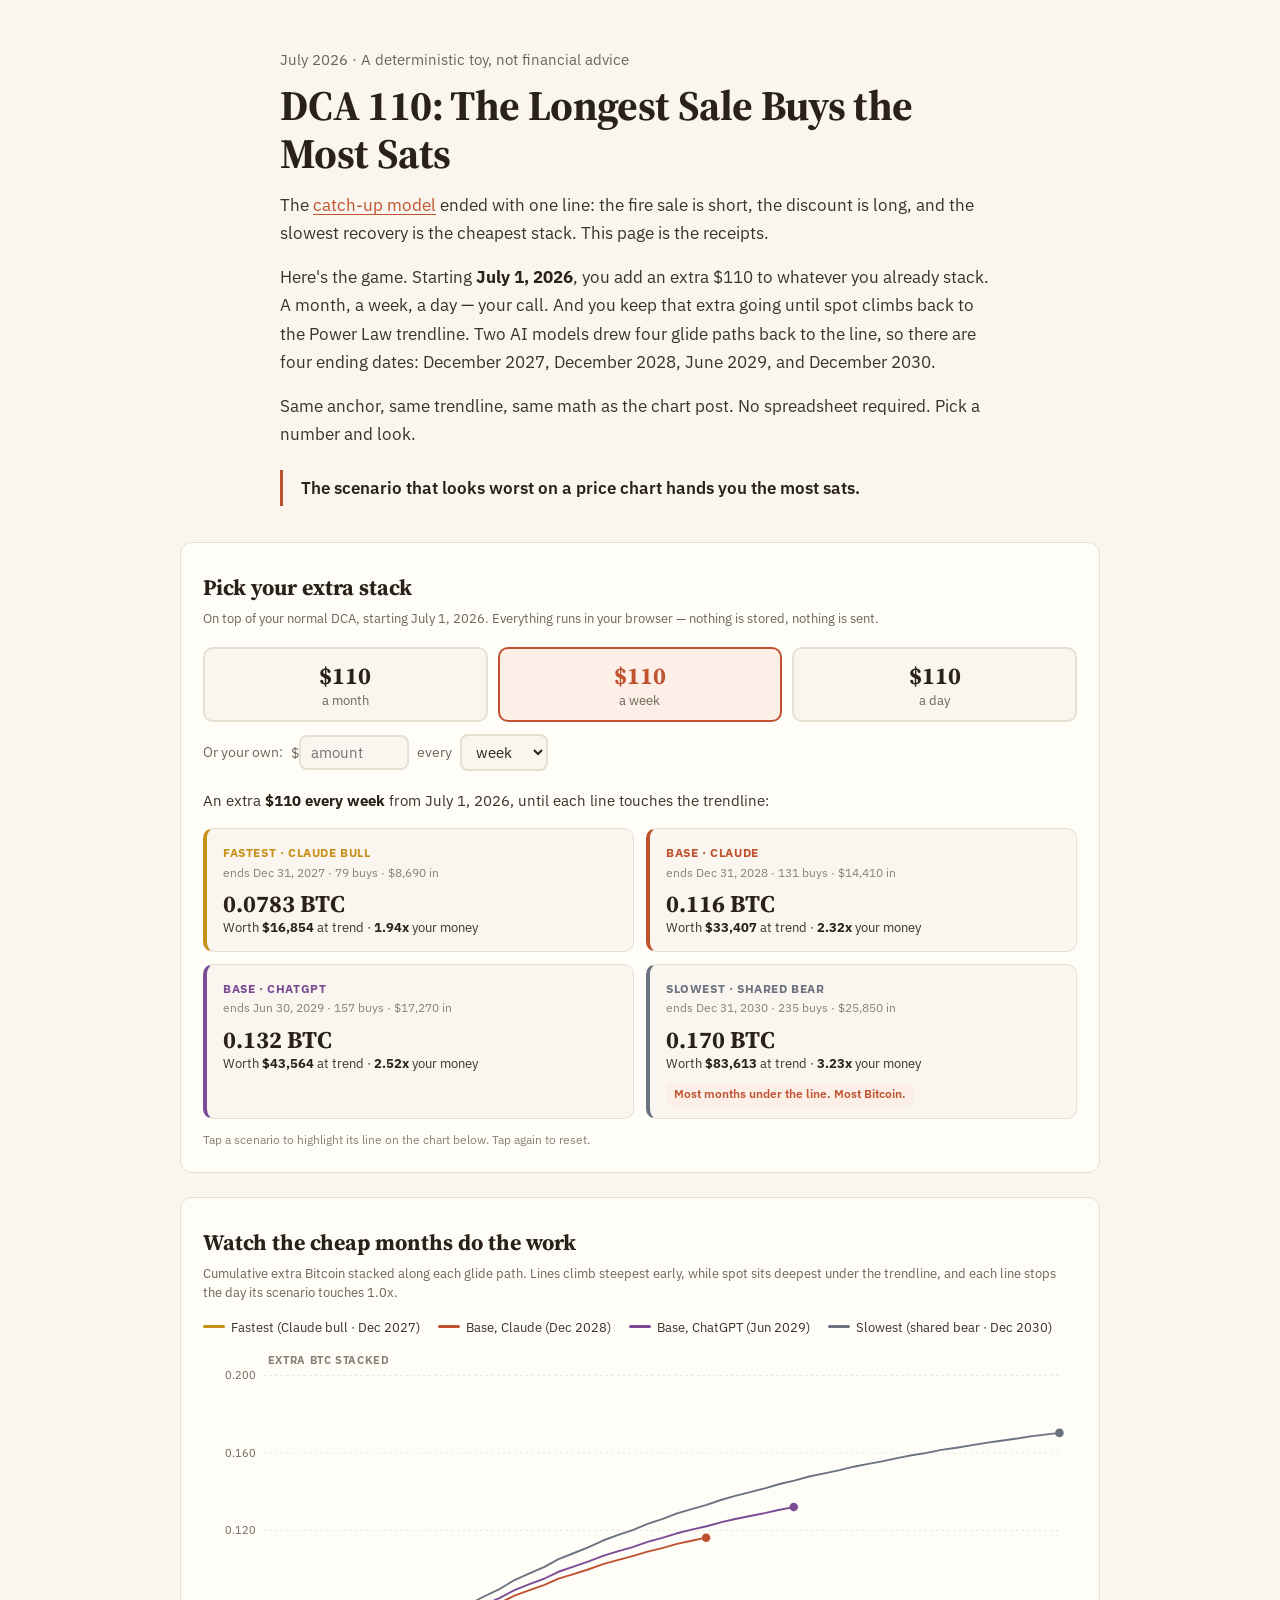
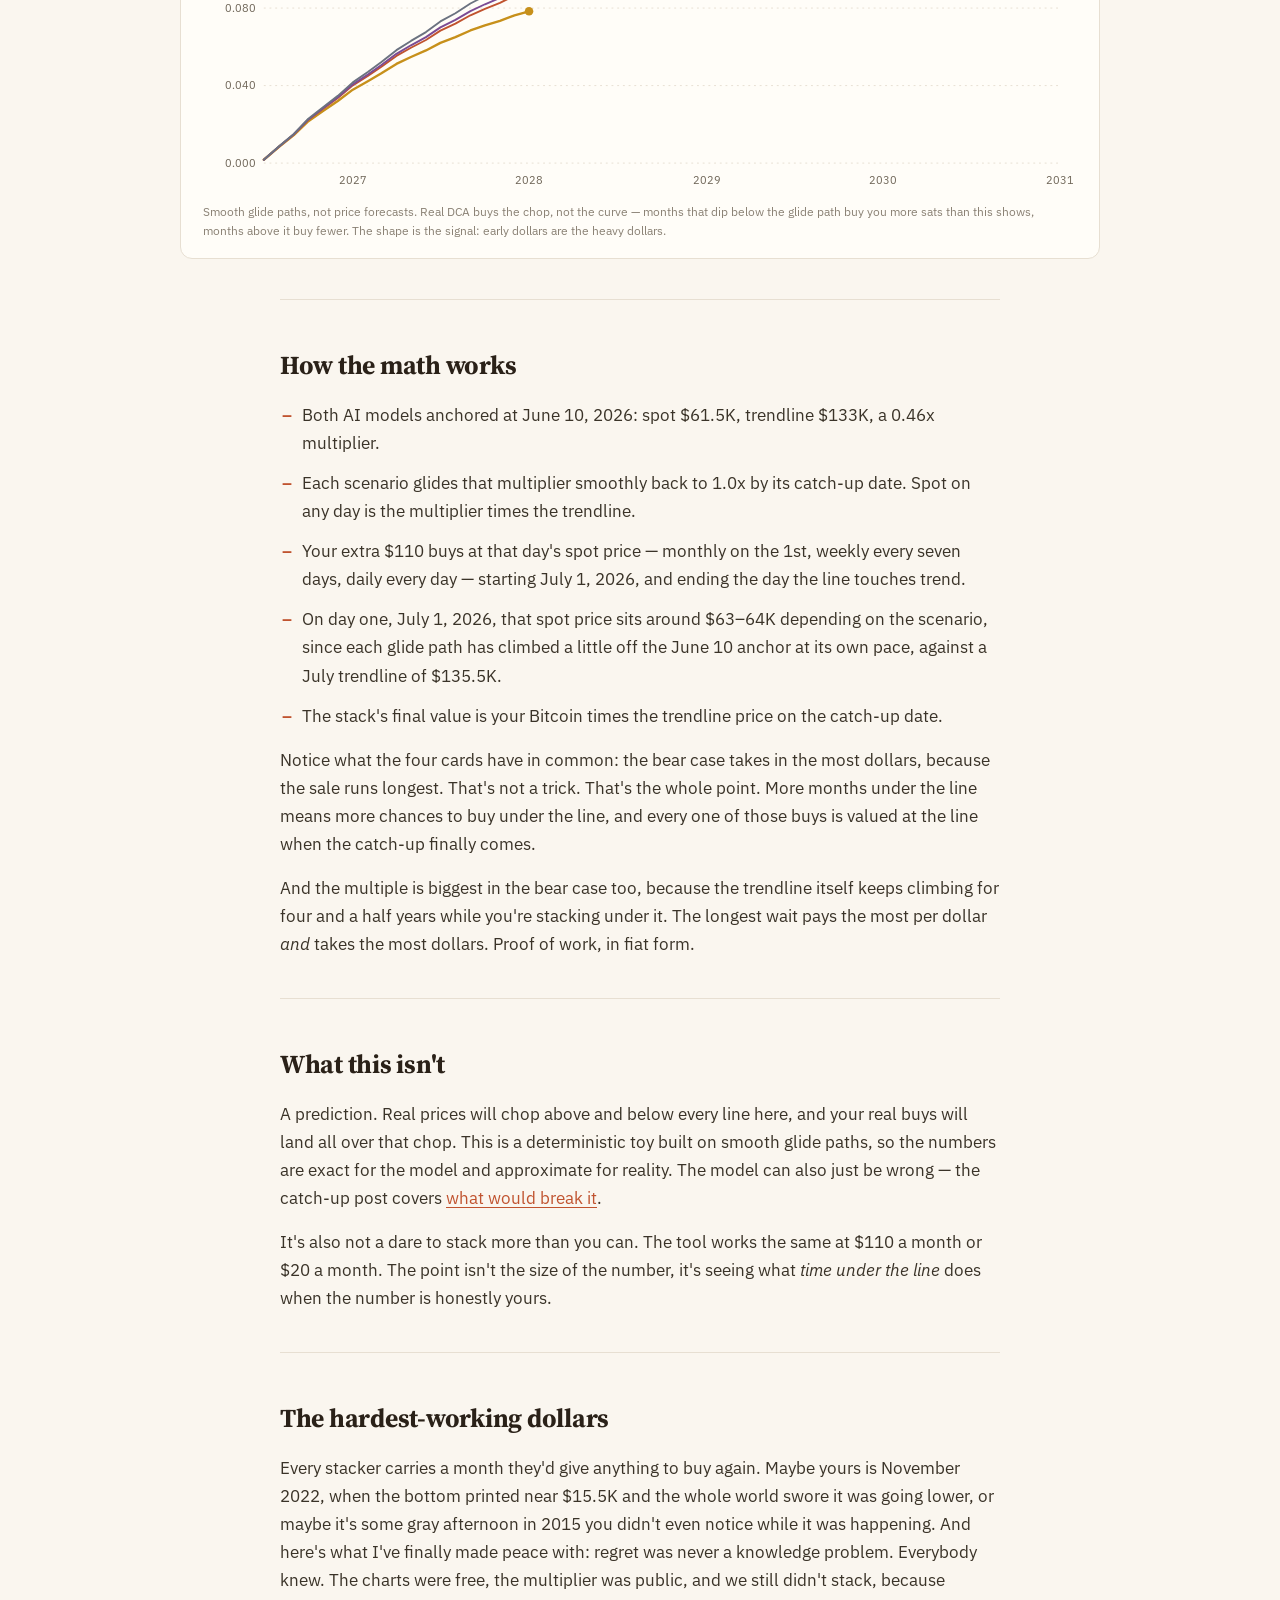
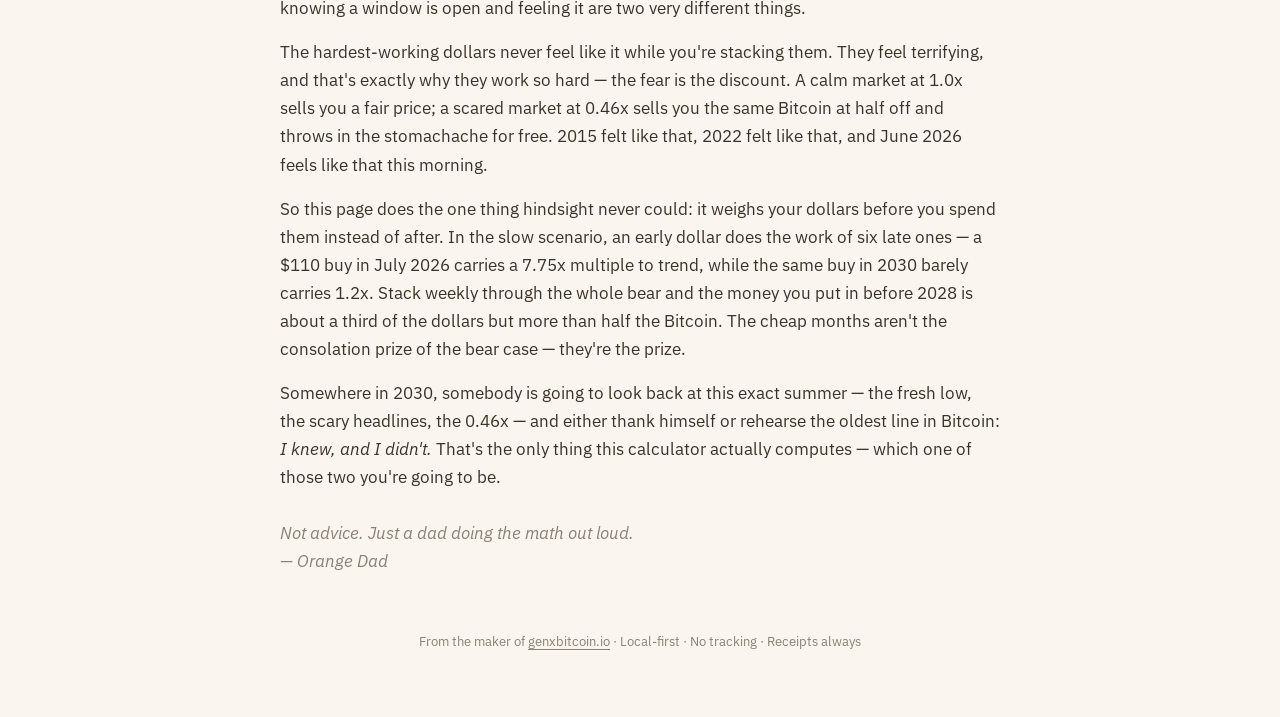
<file: dca-110/index.html>
<!DOCTYPE html>
<html lang="en">
<head>
<meta charset="UTF-8">
<meta name="viewport" content="width=device-width, initial-scale=1">
<title>DCA 110 · The Longest Sale Buys the Most Sats</title>
<meta name="description" content="Stack an extra $110 a month, week, or day starting July 1, 2026, until Bitcoin touches its Power Law trendline. Four scenarios, four ending dates, four answers.">
<link rel="preconnect" href="https://fonts.googleapis.com">
<link rel="preconnect" href="https://fonts.gstatic.com" crossorigin>
<link href="https://fonts.googleapis.com/css2?family=Source+Serif+4:opsz,wght@8..60,600;8..60,700&family=IBM+Plex+Sans:wght@400;600;700&display=swap" rel="stylesheet">
<style>
  :root {
    --cream: #FAF6EF;
    --card: #FFFDF8;
    --ink: #2A2118;
    --body: #3A3328;
    --muted: #6E6557;
    --faint: #8A8174;
    --line: #E7DFD2;
    --terracotta: #C0532F;
    --gold: #C7901B;
    --plum: #7B4B94;
    --gray: #6B7280;
  }
  * { box-sizing: border-box; margin: 0; padding: 0; }
  body {
    background: var(--cream);
    color: var(--body);
    font-family: 'IBM Plex Sans', -apple-system, sans-serif;
    font-size: 17px;
    line-height: 1.65;
    -webkit-font-smoothing: antialiased;
  }
  .wrap { max-width: 960px; margin: 0 auto; padding: 48px 20px 64px; }
  .prose { max-width: 720px; margin: 0 auto; }
  h1 {
    font-family: 'Source Serif 4', Georgia, serif;
    font-size: clamp(30px, 5vw, 42px);
    line-height: 1.15;
    color: var(--ink);
    letter-spacing: -0.015em;
    margin-bottom: 14px;
  }
  .dek { color: var(--muted); font-size: 15px; margin-bottom: 8px; }
  h2 {
    font-family: 'Source Serif 4', Georgia, serif;
    font-size: 26px;
    color: var(--ink);
    margin: 44px 0 14px;
    letter-spacing: -0.01em;
  }
  p { margin-bottom: 16px; }
  ul { list-style: none; margin-bottom: 16px; }
  ul li { padding-left: 22px; position: relative; margin-bottom: 12px; }
  ul li::before { content: "–"; position: absolute; left: 2px; color: var(--terracotta); font-weight: 600; }
  strong { color: var(--ink); }
  a { color: var(--terracotta); text-decoration-thickness: 1px; text-underline-offset: 3px; }
  hr { border: none; border-top: 1px solid var(--line); margin: 40px auto; max-width: 720px; }
  .keyline {
    border-left: 3px solid var(--terracotta);
    padding: 4px 0 4px 18px;
    margin: 22px 0;
    font-weight: 600;
    color: var(--ink);
  }
  .sig { color: var(--faint); font-style: italic; margin-top: 28px; }

  /* ---- Tool card ---- */
  .tool-card {
    background: var(--card);
    border: 1px solid var(--line);
    border-radius: 12px;
    padding: 26px 22px 22px;
    margin: 36px 0 12px;
  }
  .tool-title {
    font-family: 'Source Serif 4', Georgia, serif;
    font-size: 22px; font-weight: 700; color: var(--ink); margin-bottom: 4px;
  }
  .tool-sub { color: var(--muted); font-size: 13px; line-height: 1.5; margin-bottom: 18px; }

  /* Presets */
  .picker { display: grid; grid-template-columns: repeat(3, 1fr); gap: 10px; margin-bottom: 12px; }
  .preset {
    background: var(--cream); border: 2px solid var(--line); border-radius: 10px;
    padding: 14px 8px 12px; cursor: pointer; text-align: center;
    font-family: inherit; transition: border-color 0.12s;
  }
  .preset .amt {
    display: block; font-family: 'Source Serif 4', Georgia, serif;
    font-size: 24px; font-weight: 700; color: var(--ink); line-height: 1.1;
  }
  .preset .cad { display: block; font-size: 12.5px; color: var(--muted); margin-top: 3px; }
  .preset.on { border-color: var(--terracotta); background: #FBEFE8; }
  .preset.on .amt { color: var(--terracotta); }
  .custom {
    display: flex; align-items: center; flex-wrap: wrap; gap: 8px;
    font-size: 14px; color: var(--muted); margin-bottom: 4px;
  }
  .custom input, .custom select {
    font-family: inherit; font-size: 15px; color: var(--ink);
    background: var(--cream); border: 2px solid var(--line); border-radius: 8px;
    padding: 6px 10px; outline: none;
  }
  .custom input { width: 110px; }
  .custom input:focus, .custom select:focus { border-color: var(--terracotta); }
  .custom.on input, .custom.on select { border-color: var(--terracotta); }

  #resultline { font-size: 15px; color: var(--body); margin: 18px 0 14px; }
  #resultline b { color: var(--ink); }

  /* Scenario cards */
  .scards { display: grid; grid-template-columns: 1fr 1fr; gap: 12px; }
  .scard {
    background: var(--cream); border: 1px solid var(--line); border-radius: 10px;
    border-left-width: 4px; padding: 14px 16px 12px; cursor: pointer;
    transition: box-shadow 0.12s;
  }
  .scard:hover { box-shadow: 0 2px 8px rgba(60,50,40,0.08); }
  .scard.sel { box-shadow: 0 0 0 2px currentColor inset; }
  .scard .sc-name { font-size: 12px; font-weight: 700; letter-spacing: 0.05em; text-transform: uppercase; }
  .scard .sc-end { font-size: 12px; color: var(--faint); margin-bottom: 8px; }
  .scard .sc-sats {
    font-family: 'Source Serif 4', Georgia, serif;
    font-size: 24px; font-weight: 700; color: var(--ink); line-height: 1.15;
  }
  .scard .sc-btc { font-size: 12.5px; color: var(--muted); margin-bottom: 8px; }
  .scard .sc-row { font-size: 13px; color: var(--body); line-height: 1.6; }
  .scard .sc-row b { color: var(--ink); }
  .scard .sc-badge {
    display: inline-block; margin-top: 8px; font-size: 11.5px; font-weight: 600;
    color: var(--terracotta); background: #FBEFE8; border-radius: 6px; padding: 2px 8px;
  }
  .tap-hint { color: var(--faint); font-size: 11.5px; margin-top: 12px; }

  /* ---- Chart card ---- */
  .chart-card {
    background: var(--card);
    border: 1px solid var(--line);
    border-radius: 12px;
    padding: 26px 22px 18px;
    margin: 24px 0 12px;
  }
  .chart-title {
    font-family: 'Source Serif 4', Georgia, serif;
    font-size: 22px; font-weight: 700; color: var(--ink); margin-bottom: 4px;
  }
  .chart-sub { color: var(--muted); font-size: 13px; line-height: 1.5; margin-bottom: 16px; }
  .legend { display: flex; flex-wrap: wrap; gap: 8px 18px; margin-bottom: 12px; }
  .legend button {
    background: none; border: none; cursor: pointer; padding: 0;
    display: flex; align-items: center; gap: 6px;
    font-family: inherit; font-size: 12.5px; color: var(--body);
  }
  .legend button .swatch { width: 22px; height: 3px; border-radius: 2px; display: inline-block; }
  .legend button.off { opacity: 0.35; }
  #chartbox { position: relative; }
  #chart { width: 100%; height: auto; display: block; }
  #tooltip {
    position: absolute; pointer-events: none; display: none;
    background: var(--card); border: 1px solid var(--terracotta); border-radius: 8px;
    padding: 10px 14px; font-size: 13px; white-space: nowrap;
    box-shadow: 0 2px 10px rgba(60,50,40,0.12); z-index: 5; line-height: 1.8;
  }
  #tooltip .tt-date { color: var(--terracotta); font-weight: 600; margin-bottom: 4px; }
  .chart-foot { color: var(--faint); font-size: 11.5px; line-height: 1.6; margin-top: 10px; }
  footer { color: var(--faint); font-size: 13px; text-align: center; margin-top: 56px; }
  footer a { color: var(--faint); }

  @media (max-width: 640px) {
    .scards { grid-template-columns: 1fr; }
  }
</style>
</head>
<body>
<div class="wrap">

  <div class="prose">
    <p class="dek">July 2026 · A deterministic toy, not financial advice</p>
    <h1>DCA 110: The Longest Sale Buys the Most Sats</h1>

    <p>The <a href="../power-law-catch-up/">catch-up model</a> ended with one line: the fire sale is short, the discount is long, and the slowest recovery is the cheapest stack. This page is the receipts.</p>
    <p>Here's the game. Starting <strong>July 1, 2026</strong>, you add an extra $110 to whatever you already stack. A month, a week, a day — your call. And you keep that extra going until spot climbs back to the Power Law trendline. Two AI models drew four glide paths back to the line, so there are four ending dates: December 2027, December 2028, June 2029, and December 2030.</p>
    <p>Same anchor, same trendline, same math as the chart post. No spreadsheet required. Pick a number and look.</p>
    <div class="keyline">The scenario that looks worst on a price chart hands you the most sats.</div>
  </div>

  <!-- ================= TOOL ================= -->
  <div class="tool-card">
    <div class="tool-title">Pick your extra stack</div>
    <div class="tool-sub">On top of your normal DCA, starting July 1, 2026. Everything runs in your browser — nothing is stored, nothing is sent.</div>

    <div class="picker" id="picker">
      <button class="preset" data-cad="month"><span class="amt">$110</span><span class="cad">a month</span></button>
      <button class="preset on" data-cad="week"><span class="amt">$110</span><span class="cad">a week</span></button>
      <button class="preset" data-cad="day"><span class="amt">$110</span><span class="cad">a day</span></button>
    </div>
    <div class="custom" id="custom">
      <span>Or your own:</span>
      <span>$<input id="camt" type="number" min="1" max="10000" step="1" placeholder="amount"></span>
      <span>every</span>
      <select id="ccad">
        <option value="day">day</option>
        <option value="week" selected>week</option>
        <option value="month">month</option>
      </select>
    </div>

    <div id="resultline"></div>
    <div class="scards" id="scards"></div>
    <div class="tap-hint">Tap a scenario to highlight its line on the chart below. Tap again to reset.</div>
  </div>

  <!-- ================= CHART ================= -->
  <div class="chart-card">
    <div class="chart-title">Watch the cheap months do the work</div>
    <div class="chart-sub">Cumulative extra Bitcoin stacked along each glide path. Lines climb steepest early, while spot sits deepest under the trendline, and each line stops the day its scenario touches 1.0x.</div>
    <div class="legend" id="legend"></div>
    <div id="chartbox">
      <svg id="chart" viewBox="0 0 920 470" xmlns="http://www.w3.org/2000/svg"></svg>
      <div id="tooltip"></div>
    </div>
    <div class="chart-foot">Smooth glide paths, not price forecasts. Real DCA buys the chop, not the curve — months that dip below the glide path buy you more sats than this shows, months above it buy fewer. The shape is the signal: early dollars are the heavy dollars.</div>
  </div>

  <div class="prose">
    <hr>
    <h2>How the math works</h2>
    <ul>
      <li>Both AI models anchored at June 10, 2026: spot $61.5K, trendline $133K, a 0.46x multiplier.</li>
      <li>Each scenario glides that multiplier smoothly back to 1.0x by its catch-up date. Spot on any day is the multiplier times the trendline.</li>
      <li>Your extra $110 buys at that day's spot price — monthly on the 1st, weekly every seven days, daily every day — starting July 1, 2026, and ending the day the line touches trend.</li>
      <li>On day one, July 1, 2026, that spot price sits around $63–64K depending on the scenario, since each glide path has climbed a little off the June 10 anchor at its own pace, against a July trendline of $135.5K.</li>
      <li>The stack's final value is your Bitcoin times the trendline price on the catch-up date.</li>
    </ul>
    <p>Notice what the four cards have in common: the bear case takes in the most dollars, because the sale runs longest. That's not a trick. That's the whole point. More months under the line means more chances to buy under the line, and every one of those buys is valued at the line when the catch-up finally comes.</p>
    <p>And the multiple is biggest in the bear case too, because the trendline itself keeps climbing for four and a half years while you're stacking under it. The longest wait pays the most per dollar <em>and</em> takes the most dollars. Proof of work, in fiat form.</p>

    <hr>
    <h2>What this isn't</h2>
    <p>A prediction. Real prices will chop above and below every line here, and your real buys will land all over that chop. This is a deterministic toy built on smooth glide paths, so the numbers are exact for the model and approximate for reality. The model can also just be wrong — the catch-up post covers <a href="../power-law-catch-up/">what would break it</a>.</p>
    <p>It's also not a dare to stack more than you can. The tool works the same at $110 a month or $20 a month. The point isn't the size of the number, it's seeing what <em>time under the line</em> does when the number is honestly yours.</p>

    <hr>
    <h2>The hardest-working dollars</h2>
    <p>Every stacker carries a month they'd give anything to buy again. Maybe yours is November 2022, when the bottom printed near $15.5K and the whole world swore it was going lower, or maybe it's some gray afternoon in 2015 you didn't even notice while it was happening. And here's what I've finally made peace with: regret was never a knowledge problem. Everybody knew. The charts were free, the multiplier was public, and we still didn't stack, because knowing a window is open and feeling it are two very different things.</p>
    <p>The hardest-working dollars never feel like it while you're stacking them. They feel terrifying, and that's exactly why they work so hard — the fear is the discount. A calm market at 1.0x sells you a fair price; a scared market at 0.46x sells you the same Bitcoin at half off and throws in the stomachache for free. 2015 felt like that, 2022 felt like that, and June 2026 feels like that this morning.</p>
    <p>So this page does the one thing hindsight never could: it weighs your dollars before you spend them instead of after. In the slow scenario, an early dollar does the work of six late ones — a $110 buy in July 2026 carries a 7.75x multiple to trend, while the same buy in 2030 barely carries 1.2x. Stack weekly through the whole bear and the money you put in before 2028 is about a third of the dollars but more than half the Bitcoin. The cheap months aren't the consolation prize of the bear case — they're the prize.</p>
    <p>Somewhere in 2030, somebody is going to look back at this exact summer — the fresh low, the scary headlines, the 0.46x — and either thank himself or rehearse the oldest line in Bitcoin: <em>I knew, and I didn't.</em> That's the only thing this calculator actually computes — which one of those two you're going to be.</p>
    <p class="sig">Not advice. Just a dad doing the math out loud.<br>— Orange Dad</p>
  </div>

  <footer>
    From the maker of <a href="https://genxbitcoin.io" target="_blank" rel="noopener">genxbitcoin.io</a> · Local-first · No tracking · Receipts always
  </footer>
</div>

<script>
(function () {
  // ---- Model parameters (identical to power-law-catch-up) ----
  var ANCHOR = Date.UTC(2026, 5, 10);
  var M0 = 0.4625; // spot $61.5K / trendline $133.0K
  var START = Date.UTC(2026, 6, 1); // DCA 110 kickoff: July 1, 2026
  var X_END = Date.UTC(2031, 0, 1);
  var DAY = 86400000;

  var SCENARIOS = [
    { key: "fast",  label: "Fastest (Claude bull · Dec 2027)", short: "Fastest · Claude bull", date: Date.UTC(2027, 11, 31), endLabel: "Dec 31, 2027", color: "#C7901B", width: 2.5, visible: true },
    { key: "baseA", label: "Base, Claude (Dec 2028)",               short: "Base · Claude",         date: Date.UTC(2028, 11, 31), endLabel: "Dec 31, 2028", color: "#C0532F", width: 2,   visible: true },
    { key: "baseB", label: "Base, ChatGPT (Jun 2029)",              short: "Base · ChatGPT",        date: Date.UTC(2029, 5, 30),  endLabel: "Jun 30, 2029", color: "#7B4B94", width: 2,   visible: true },
    { key: "bear",  label: "Slowest (shared bear · Dec 2030)", short: "Slowest · shared bear", date: Date.UTC(2030, 11, 31), endLabel: "Dec 31, 2030", color: "#6B7280", width: 2,   visible: true }
  ];

  // B1M Power Law 1.0x trendline, first of month (USD).
  var PL_1X = {
    "2026-06": 131988, "2026-07": 135524, "2026-08": 139259, "2026-09": 143079,
    "2026-10": 146857, "2026-11": 150846, "2026-12": 154792,
    "2027-01": 158957, "2027-02": 163215, "2027-03": 167140, "2027-04": 171576,
    "2027-05": 175961, "2027-06": 180588, "2027-07": 185161, "2027-08": 189985,
    "2027-09": 194913, "2027-10": 199781, "2027-11": 204916, "2027-12": 209988,
    "2028-01": 215337, "2028-02": 220798, "2028-03": 226008, "2028-04": 231690,
    "2028-05": 237300, "2028-06": 243213, "2028-07": 249050, "2028-08": 255203,
    "2028-09": 261479, "2028-10": 267674, "2028-11": 274201, "2028-12": 280642,
    "2029-01": 287428, "2029-02": 294000, "2029-03": 301000, "2029-04": 308000,
    "2029-05": 315000, "2029-06": 322000, "2029-07": 330000, "2029-08": 338000,
    "2029-09": 345000, "2029-10": 353000, "2029-11": 361000, "2029-12": 369000,
    "2030-01": 378000, "2030-02": 387000, "2030-03": 395000, "2030-04": 404000,
    "2030-05": 412000, "2030-06": 422000, "2030-07": 431000, "2030-08": 441000,
    "2030-09": 450000, "2030-10": 460000, "2030-11": 470000, "2030-12": 480000,
    "2031-01": 491000
  };

  function pad2(n) { return n < 10 ? "0" + n : "" + n; }
  function mkey(y, m) { return y + "-" + pad2(m + 1); }

  // Trendline on any day: linear interpolation between first-of-month values.
  function plAt(t) {
    var d = new Date(t);
    var y = d.getUTCFullYear(), m = d.getUTCMonth();
    var t0 = Date.UTC(y, m, 1);
    var y1 = m === 11 ? y + 1 : y, m1 = (m + 1) % 12;
    var t1 = Date.UTC(y1, m1, 1);
    var v0 = PL_1X[mkey(y, m)], v1 = PL_1X[mkey(y1, m1)];
    if (v0 == null) return v1;
    if (v1 == null) return v0;
    return v0 + (v1 - v0) * (t - t0) / (t1 - t0);
  }

  function mult(t, catchup) {
    if (t >= catchup) return 1.0;
    var f = (t - ANCHOR) / (catchup - ANCHOR);
    return Math.pow(M0, 1 - f);
  }

  function spotAt(t, catchup) { return mult(t, catchup) * plAt(t); }

  function buyDates(cadence, endTs) {
    var out = [], t;
    if (cadence === "month") {
      var y = 2026, m = 6;
      t = Date.UTC(y, m, 1);
      while (t <= endTs) {
        out.push(t);
        m++; if (m === 12) { m = 0; y++; }
        t = Date.UTC(y, m, 1);
      }
    } else {
      var step = cadence === "week" ? 7 * DAY : DAY;
      for (t = START; t <= endTs; t += step) out.push(t);
    }
    return out;
  }

  function simulate(amount, cadence, sc) {
    var dates = buyDates(cadence, sc.date);
    var sats = 0, cum = [];
    for (var i = 0; i < dates.length; i++) {
      sats += amount / spotAt(dates[i], sc.date) * 1e8;
      cum.push({ t: dates[i], sats: sats });
    }
    var invested = amount * dates.length;
    var endVal = sats / 1e8 * plAt(sc.date);
    return { sats: sats, invested: invested, endVal: endVal, multiple: endVal / invested, buys: dates.length, cum: cum };
  }

  // ---- Formatting ----
  function fmtUSD(n) { return "$" + Math.round(n).toLocaleString("en-US"); }
  function fmtBTC(n) {
    var btc = n / 1e8;
    var d = btc >= 1 ? 2 : btc >= 0.1 ? 3 : 4;
    return btc.toFixed(d) + " BTC";
  }
  var CAD_WORD = { day: "day", week: "week", month: "month" };
  var MONTHS = ["Jan","Feb","Mar","Apr","May","Jun","Jul","Aug","Sep","Oct","Nov","Dec"];

  // ---- State ----
  var amount = 110, cadence = "week", highlight = null;
  var results = {};

  // ---- Inputs ----
  var presets = Array.prototype.slice.call(document.querySelectorAll(".preset"));
  var customBox = document.getElementById("custom");
  var camt = document.getElementById("camt");
  var ccad = document.getElementById("ccad");

  presets.forEach(function (b) {
    b.addEventListener("click", function () {
      amount = 110;
      cadence = b.getAttribute("data-cad");
      camt.value = "";
      render();
    });
  });
  function onCustom() {
    var v = parseFloat(camt.value);
    if (!isFinite(v) || v <= 0) return; // keep last good state until a real number arrives
    amount = Math.min(10000, Math.max(1, v));
    cadence = ccad.value;
    render();
  }
  camt.addEventListener("input", onCustom);
  ccad.addEventListener("change", function () { if (camt.value) onCustom(); else { cadence = ccad.value; } });

  function syncInputs() {
    var customOn = !!camt.value;
    presets.forEach(function (b) {
      b.classList.toggle("on", !customOn && b.getAttribute("data-cad") === cadence && amount === 110);
    });
    customBox.classList.toggle("on", customOn);
  }

  // ---- Scenario cards ----
  var scardsEl = document.getElementById("scards");
  var resultline = document.getElementById("resultline");

  function renderCards() {
    var cadTxt = cadence === "day" ? "every day" : cadence === "week" ? "every week" : "every month";
    resultline.innerHTML = "An extra <b>" + fmtUSD(amount) + " " + cadTxt +
      "</b> from July 1, 2026, until each line touches the trendline:";
    var html = "";
    SCENARIOS.forEach(function (s) {
      var r = results[s.key];
      html += '<div class="scard' + (highlight === s.key ? " sel" : "") + '" data-key="' + s.key +
        '" style="border-left-color:' + s.color + ";color:" + s.color + '">' +
        '<div class="sc-name" style="color:' + s.color + '">' + s.short + "</div>" +
        '<div class="sc-end">ends ' + s.endLabel + " · " + r.buys + " buys · " + fmtUSD(r.invested) + " in</div>" +
        '<div class="sc-sats">' + fmtBTC(r.sats) + "</div>" +
        '<div class="sc-row">Worth <b>' + fmtUSD(r.endVal) + "</b> at trend · <b>" +
        r.multiple.toFixed(2) + "x</b> your money</div>" +
        (s.key === "bear" ? '<div class="sc-badge">Most months under the line. Most Bitcoin.</div>' : "") +
        "</div>";
    });
    scardsEl.innerHTML = html;
    Array.prototype.slice.call(scardsEl.children).forEach(function (el) {
      el.addEventListener("click", function () {
        var k = el.getAttribute("data-key");
        highlight = highlight === k ? null : k;
        renderCards();
        styleLines();
      });
    });
  }

  // ---- Chart ----
  var W = 920, H = 470;
  var ML = 64, MR = 18, MT = 30, MB = 32;
  var PW = W - ML - MR, PH = H - MT - MB;
  function X(t) { return ML + (t - START) / (X_END - START) * PW; }

  var chartEl = document.getElementById("chart");
  var monthsAxis = [];
  (function () {
    for (var y = 2026; y <= 2031; y++) {
      for (var m = 0; m < 12; m++) {
        if (y === 2026 && m < 6) continue;
        if (y === 2031 && m > 0) break;
        monthsAxis.push(Date.UTC(y, m, 1));
      }
    }
  })();

  function niceCeil(v) {
    var p = Math.pow(10, Math.floor(Math.log(v) / Math.LN10));
    var u = v / p;
    var n = u <= 1 ? 1 : u <= 2 ? 2 : u <= 2.5 ? 2.5 : u <= 5 ? 5 : 10;
    return n * p;
  }

  var yMax = 1; // set in renderChart
  function Y(v) { return MT + (1 - v / yMax) * PH; }

  function btcTick(v) {
    var step = yMax / 5 / 1e8;
    var d = step >= 1 ? 1 : step >= 0.1 ? 2 : step >= 0.01 ? 3 : 4;
    return (v / 1e8).toFixed(d);
  }

  // Monthly sample of cumulative sats per scenario, for drawing + tooltip.
  function samplePts(sc) {
    var r = results[sc.key], pts = [], ci = 0, sats = 0;
    for (var i = 0; i < monthsAxis.length; i++) {
      var t = monthsAxis[i];
      if (t > sc.date) break;
      while (ci < r.cum.length && r.cum[ci].t <= t) { sats = r.cum[ci].sats; ci++; }
      pts.push({ t: t, sats: sats });
    }
    pts.push({ t: sc.date, sats: r.sats }); // exact endpoint
    return pts;
  }

  function renderChart() {
    var maxSats = 0;
    SCENARIOS.forEach(function (s) { maxSats = Math.max(maxSats, results[s.key].sats); });
    yMax = niceCeil(maxSats * 1.08);

    var svg = [];
    // grid + y labels (5 divisions)
    for (var g = 0; g <= 5; g++) {
      var gv = yMax * g / 5, gy = Y(gv);
      svg.push('<line x1="' + ML + '" y1="' + gy + '" x2="' + (ML + PW) + '" y2="' + gy + '" stroke="#E7DFD2" stroke-dasharray="2 4"/>');
      svg.push('<text x="' + (ML - 8) + '" y="' + (gy + 4) + '" text-anchor="end" fill="#6E6557" font-size="12" font-family="IBM Plex Sans, sans-serif">' + btcTick(gv) + "</text>");
    }
    // x year ticks
    for (var yr = 2027; yr <= 2031; yr++) {
      var xt = X(Date.UTC(yr, 0, 1));
      svg.push('<text x="' + xt + '" y="' + (MT + PH + 22) + '" text-anchor="middle" fill="#6E6557" font-size="12" font-family="IBM Plex Sans, sans-serif">' + yr + "</text>");
    }
    // axis caption
    svg.push('<text x="' + (ML + 4) + '" y="' + (MT - 12) + '" fill="#8A8174" font-size="11.5" font-weight="700" letter-spacing="0.06em" font-family="IBM Plex Sans, sans-serif">EXTRA BTC STACKED</text>');

    // scenario lines + end dots
    SCENARIOS.forEach(function (s) {
      var pts = samplePts(s), d = "";
      for (var p = 0; p < pts.length; p++) {
        d += (p === 0 ? "M" : "L") + X(pts[p].t).toFixed(1) + " " + Y(pts[p].sats).toFixed(1) + " ";
      }
      var last = pts[pts.length - 1];
      svg.push('<g id="line-' + s.key + '">' +
        '<path d="' + d + '" fill="none" stroke="' + s.color + '" stroke-width="' + s.width + '" stroke-linejoin="round" stroke-linecap="round"/>' +
        '<circle cx="' + X(last.t).toFixed(1) + '" cy="' + Y(last.sats).toFixed(1) + '" r="4.5" fill="' + s.color + '"/>' +
        "</g>");
    });

    svg.push('<line id="xhair" x1="0" y1="' + MT + '" x2="0" y2="' + (MT + PH) + '" stroke="#B5AB9B" stroke-width="1" visibility="hidden"/>');
    svg.push('<rect id="capture" x="' + ML + '" y="' + MT + '" width="' + PW + '" height="' + PH + '" fill="transparent"/>');
    chartEl.innerHTML = svg.join("");
    styleLines();
  }

  function styleLines() {
    SCENARIOS.forEach(function (s) {
      var g = document.getElementById("line-" + s.key);
      if (!g) return;
      g.style.display = s.visible ? "" : "none";
      g.style.opacity = highlight && highlight !== s.key ? 0.18 : 1;
    });
  }

  // ---- Legend ----
  var legend = document.getElementById("legend");
  SCENARIOS.forEach(function (s) {
    var b = document.createElement("button");
    b.innerHTML = '<span class="swatch" style="background:' + s.color + '"></span><span>' + s.label + "</span>";
    b.addEventListener("click", function () {
      s.visible = !s.visible;
      b.classList.toggle("off", !s.visible);
      styleLines();
    });
    legend.appendChild(b);
  });

  // ---- Tooltip ----
  var box = document.getElementById("chartbox");
  var tip = document.getElementById("tooltip");

  function showTip(evt) {
    var rect = chartEl.getBoundingClientRect();
    var scale = W / rect.width;
    var mx = (evt.clientX - rect.left) * scale;
    if (mx < ML || mx > ML + PW) { hideTip(); return; }
    var frac = (mx - ML) / PW;
    var idx = Math.round(frac * (monthsAxis.length - 1));
    idx = Math.max(0, Math.min(monthsAxis.length - 1, idx));
    var t = monthsAxis[idx];
    var dt = new Date(t);
    var html = '<div class="tt-date">' + MONTHS[dt.getUTCMonth()] + " " + dt.getUTCFullYear() + "</div>";
    SCENARIOS.forEach(function (s) {
      if (!s.visible) return;
      var r = results[s.key];
      if (t > s.date) {
        html += '<div style="color:' + s.color + '">' + s.short + ": <b>" + fmtBTC(r.sats) + " · at trend</b></div>";
      } else {
        var sats = 0;
        for (var i = 0; i < r.cum.length && r.cum[i].t <= t; i++) sats = r.cum[i].sats;
        html += '<div style="color:' + s.color + '">' + s.short + ": <b>" + fmtBTC(sats) + "</b></div>";
      }
    });
    tip.innerHTML = html;
    tip.style.display = "block";

    var xhair = document.getElementById("xhair");
    xhair.setAttribute("x1", X(t));
    xhair.setAttribute("x2", X(t));
    xhair.setAttribute("visibility", "visible");

    var px = X(t) / scale;
    var bw = box.clientWidth, tw = tip.offsetWidth;
    var left = px + 14;
    if (left + tw > bw - 4) left = px - tw - 14;
    if (left < 4) left = 4;
    tip.style.left = left + "px";
    tip.style.top = Math.max(4, (evt.clientY - box.getBoundingClientRect().top) - 30) + "px";
  }
  function hideTip() {
    tip.style.display = "none";
    var xhair = document.getElementById("xhair");
    if (xhair) xhair.setAttribute("visibility", "hidden");
  }
  chartEl.addEventListener("mousemove", showTip);
  chartEl.addEventListener("mouseleave", hideTip);
  chartEl.addEventListener("touchstart", function (e) { if (e.touches[0]) showTip(e.touches[0]); }, { passive: true });
  chartEl.addEventListener("touchmove", function (e) { if (e.touches[0]) showTip(e.touches[0]); }, { passive: true });
  chartEl.addEventListener("touchend", hideTip);

  // ---- Master render ----
  function render() {
    SCENARIOS.forEach(function (s) { results[s.key] = simulate(amount, cadence, s); });
    syncInputs();
    renderCards();
    renderChart();
  }
  render();
})();
</script>
</body>
</html>
</file>
<file: assets/fonts.css>
/* latin-ext */
@font-face {
  font-family: 'IBM Plex Sans';
  font-style: normal;
  font-weight: 400;
  font-stretch: 100%;
  font-display: swap;
  src: url(fonts/05d29bfef7.woff2) format('woff2');
  unicode-range: U+0100-02BA, U+02BD-02C5, U+02C7-02CC, U+02CE-02D7, U+02DD-02FF, U+0304, U+0308, U+0329, U+1D00-1DBF, U+1E00-1E9F, U+1EF2-1EFF, U+2020, U+20A0-20AB, U+20AD-20C0, U+2113, U+2C60-2C7F, U+A720-A7FF;
}
/* latin */
@font-face {
  font-family: 'IBM Plex Sans';
  font-style: normal;
  font-weight: 400;
  font-stretch: 100%;
  font-display: swap;
  src: url(fonts/118b756c5f.woff2) format('woff2');
  unicode-range: U+0000-00FF, U+0131, U+0152-0153, U+02BB-02BC, U+02C6, U+02DA, U+02DC, U+0304, U+0308, U+0329, U+2000-206F, U+20AC, U+2122, U+2191, U+2193, U+2212, U+2215, U+FEFF, U+FFFD;
}
/* latin-ext */
@font-face {
  font-family: 'IBM Plex Sans';
  font-style: normal;
  font-weight: 500;
  font-stretch: 100%;
  font-display: swap;
  src: url(fonts/05d29bfef7.woff2) format('woff2');
  unicode-range: U+0100-02BA, U+02BD-02C5, U+02C7-02CC, U+02CE-02D7, U+02DD-02FF, U+0304, U+0308, U+0329, U+1D00-1DBF, U+1E00-1E9F, U+1EF2-1EFF, U+2020, U+20A0-20AB, U+20AD-20C0, U+2113, U+2C60-2C7F, U+A720-A7FF;
}
/* latin */
@font-face {
  font-family: 'IBM Plex Sans';
  font-style: normal;
  font-weight: 500;
  font-stretch: 100%;
  font-display: swap;
  src: url(fonts/118b756c5f.woff2) format('woff2');
  unicode-range: U+0000-00FF, U+0131, U+0152-0153, U+02BB-02BC, U+02C6, U+02DA, U+02DC, U+0304, U+0308, U+0329, U+2000-206F, U+20AC, U+2122, U+2191, U+2193, U+2212, U+2215, U+FEFF, U+FFFD;
}
/* latin-ext */
@font-face {
  font-family: 'IBM Plex Sans';
  font-style: normal;
  font-weight: 600;
  font-stretch: 100%;
  font-display: swap;
  src: url(fonts/05d29bfef7.woff2) format('woff2');
  unicode-range: U+0100-02BA, U+02BD-02C5, U+02C7-02CC, U+02CE-02D7, U+02DD-02FF, U+0304, U+0308, U+0329, U+1D00-1DBF, U+1E00-1E9F, U+1EF2-1EFF, U+2020, U+20A0-20AB, U+20AD-20C0, U+2113, U+2C60-2C7F, U+A720-A7FF;
}
/* latin */
@font-face {
  font-family: 'IBM Plex Sans';
  font-style: normal;
  font-weight: 600;
  font-stretch: 100%;
  font-display: swap;
  src: url(fonts/118b756c5f.woff2) format('woff2');
  unicode-range: U+0000-00FF, U+0131, U+0152-0153, U+02BB-02BC, U+02C6, U+02DA, U+02DC, U+0304, U+0308, U+0329, U+2000-206F, U+20AC, U+2122, U+2191, U+2193, U+2212, U+2215, U+FEFF, U+FFFD;
}
/* latin-ext */
@font-face {
  font-family: 'IBM Plex Sans';
  font-style: normal;
  font-weight: 700;
  font-stretch: 100%;
  font-display: swap;
  src: url(fonts/05d29bfef7.woff2) format('woff2');
  unicode-range: U+0100-02BA, U+02BD-02C5, U+02C7-02CC, U+02CE-02D7, U+02DD-02FF, U+0304, U+0308, U+0329, U+1D00-1DBF, U+1E00-1E9F, U+1EF2-1EFF, U+2020, U+20A0-20AB, U+20AD-20C0, U+2113, U+2C60-2C7F, U+A720-A7FF;
}
/* latin */
@font-face {
  font-family: 'IBM Plex Sans';
  font-style: normal;
  font-weight: 700;
  font-stretch: 100%;
  font-display: swap;
  src: url(fonts/118b756c5f.woff2) format('woff2');
  unicode-range: U+0000-00FF, U+0131, U+0152-0153, U+02BB-02BC, U+02C6, U+02DA, U+02DC, U+0304, U+0308, U+0329, U+2000-206F, U+20AC, U+2122, U+2191, U+2193, U+2212, U+2215, U+FEFF, U+FFFD;
}
/* latin-ext */
@font-face {
  font-family: 'Source Serif 4';
  font-style: italic;
  font-weight: 400;
  font-display: swap;
  src: url(fonts/0bbe31e28a.woff2) format('woff2');
  unicode-range: U+0100-02BA, U+02BD-02C5, U+02C7-02CC, U+02CE-02D7, U+02DD-02FF, U+0304, U+0308, U+0329, U+1D00-1DBF, U+1E00-1E9F, U+1EF2-1EFF, U+2020, U+20A0-20AB, U+20AD-20C0, U+2113, U+2C60-2C7F, U+A720-A7FF;
}
/* latin */
@font-face {
  font-family: 'Source Serif 4';
  font-style: italic;
  font-weight: 400;
  font-display: swap;
  src: url(fonts/aeb8d95114.woff2) format('woff2');
  unicode-range: U+0000-00FF, U+0131, U+0152-0153, U+02BB-02BC, U+02C6, U+02DA, U+02DC, U+0304, U+0308, U+0329, U+2000-206F, U+20AC, U+2122, U+2191, U+2193, U+2212, U+2215, U+FEFF, U+FFFD;
}
/* latin-ext */
@font-face {
  font-family: 'Source Serif 4';
  font-style: italic;
  font-weight: 500;
  font-display: swap;
  src: url(fonts/0bbe31e28a.woff2) format('woff2');
  unicode-range: U+0100-02BA, U+02BD-02C5, U+02C7-02CC, U+02CE-02D7, U+02DD-02FF, U+0304, U+0308, U+0329, U+1D00-1DBF, U+1E00-1E9F, U+1EF2-1EFF, U+2020, U+20A0-20AB, U+20AD-20C0, U+2113, U+2C60-2C7F, U+A720-A7FF;
}
/* latin */
@font-face {
  font-family: 'Source Serif 4';
  font-style: italic;
  font-weight: 500;
  font-display: swap;
  src: url(fonts/aeb8d95114.woff2) format('woff2');
  unicode-range: U+0000-00FF, U+0131, U+0152-0153, U+02BB-02BC, U+02C6, U+02DA, U+02DC, U+0304, U+0308, U+0329, U+2000-206F, U+20AC, U+2122, U+2191, U+2193, U+2212, U+2215, U+FEFF, U+FFFD;
}
/* latin-ext */
@font-face {
  font-family: 'Source Serif 4';
  font-style: italic;
  font-weight: 600;
  font-display: swap;
  src: url(fonts/0bbe31e28a.woff2) format('woff2');
  unicode-range: U+0100-02BA, U+02BD-02C5, U+02C7-02CC, U+02CE-02D7, U+02DD-02FF, U+0304, U+0308, U+0329, U+1D00-1DBF, U+1E00-1E9F, U+1EF2-1EFF, U+2020, U+20A0-20AB, U+20AD-20C0, U+2113, U+2C60-2C7F, U+A720-A7FF;
}
/* latin */
@font-face {
  font-family: 'Source Serif 4';
  font-style: italic;
  font-weight: 600;
  font-display: swap;
  src: url(fonts/aeb8d95114.woff2) format('woff2');
  unicode-range: U+0000-00FF, U+0131, U+0152-0153, U+02BB-02BC, U+02C6, U+02DA, U+02DC, U+0304, U+0308, U+0329, U+2000-206F, U+20AC, U+2122, U+2191, U+2193, U+2212, U+2215, U+FEFF, U+FFFD;
}
/* latin-ext */
@font-face {
  font-family: 'Source Serif 4';
  font-style: normal;
  font-weight: 400;
  font-display: swap;
  src: url(fonts/4292ba0b5a.woff2) format('woff2');
  unicode-range: U+0100-02BA, U+02BD-02C5, U+02C7-02CC, U+02CE-02D7, U+02DD-02FF, U+0304, U+0308, U+0329, U+1D00-1DBF, U+1E00-1E9F, U+1EF2-1EFF, U+2020, U+20A0-20AB, U+20AD-20C0, U+2113, U+2C60-2C7F, U+A720-A7FF;
}
/* latin */
@font-face {
  font-family: 'Source Serif 4';
  font-style: normal;
  font-weight: 400;
  font-display: swap;
  src: url(fonts/673d4d89b3.woff2) format('woff2');
  unicode-range: U+0000-00FF, U+0131, U+0152-0153, U+02BB-02BC, U+02C6, U+02DA, U+02DC, U+0304, U+0308, U+0329, U+2000-206F, U+20AC, U+2122, U+2191, U+2193, U+2212, U+2215, U+FEFF, U+FFFD;
}
/* latin-ext */
@font-face {
  font-family: 'Source Serif 4';
  font-style: normal;
  font-weight: 500;
  font-display: swap;
  src: url(fonts/4292ba0b5a.woff2) format('woff2');
  unicode-range: U+0100-02BA, U+02BD-02C5, U+02C7-02CC, U+02CE-02D7, U+02DD-02FF, U+0304, U+0308, U+0329, U+1D00-1DBF, U+1E00-1E9F, U+1EF2-1EFF, U+2020, U+20A0-20AB, U+20AD-20C0, U+2113, U+2C60-2C7F, U+A720-A7FF;
}
/* latin */
@font-face {
  font-family: 'Source Serif 4';
  font-style: normal;
  font-weight: 500;
  font-display: swap;
  src: url(fonts/673d4d89b3.woff2) format('woff2');
  unicode-range: U+0000-00FF, U+0131, U+0152-0153, U+02BB-02BC, U+02C6, U+02DA, U+02DC, U+0304, U+0308, U+0329, U+2000-206F, U+20AC, U+2122, U+2191, U+2193, U+2212, U+2215, U+FEFF, U+FFFD;
}
/* latin-ext */
@font-face {
  font-family: 'Source Serif 4';
  font-style: normal;
  font-weight: 600;
  font-display: swap;
  src: url(fonts/4292ba0b5a.woff2) format('woff2');
  unicode-range: U+0100-02BA, U+02BD-02C5, U+02C7-02CC, U+02CE-02D7, U+02DD-02FF, U+0304, U+0308, U+0329, U+1D00-1DBF, U+1E00-1E9F, U+1EF2-1EFF, U+2020, U+20A0-20AB, U+20AD-20C0, U+2113, U+2C60-2C7F, U+A720-A7FF;
}
/* latin */
@font-face {
  font-family: 'Source Serif 4';
  font-style: normal;
  font-weight: 600;
  font-display: swap;
  src: url(fonts/673d4d89b3.woff2) format('woff2');
  unicode-range: U+0000-00FF, U+0131, U+0152-0153, U+02BB-02BC, U+02C6, U+02DA, U+02DC, U+0304, U+0308, U+0329, U+2000-206F, U+20AC, U+2122, U+2191, U+2193, U+2212, U+2215, U+FEFF, U+FFFD;
}
/* latin-ext */
@font-face {
  font-family: 'Source Serif 4';
  font-style: normal;
  font-weight: 700;
  font-display: swap;
  src: url(fonts/4292ba0b5a.woff2) format('woff2');
  unicode-range: U+0100-02BA, U+02BD-02C5, U+02C7-02CC, U+02CE-02D7, U+02DD-02FF, U+0304, U+0308, U+0329, U+1D00-1DBF, U+1E00-1E9F, U+1EF2-1EFF, U+2020, U+20A0-20AB, U+20AD-20C0, U+2113, U+2C60-2C7F, U+A720-A7FF;
}
/* latin */
@font-face {
  font-family: 'Source Serif 4';
  font-style: normal;
  font-weight: 700;
  font-display: swap;
  src: url(fonts/673d4d89b3.woff2) format('woff2');
  unicode-range: U+0000-00FF, U+0131, U+0152-0153, U+02BB-02BC, U+02C6, U+02DA, U+02DC, U+0304, U+0308, U+0329, U+2000-206F, U+20AC, U+2122, U+2191, U+2193, U+2212, U+2215, U+FEFF, U+FFFD;
}
</file>
